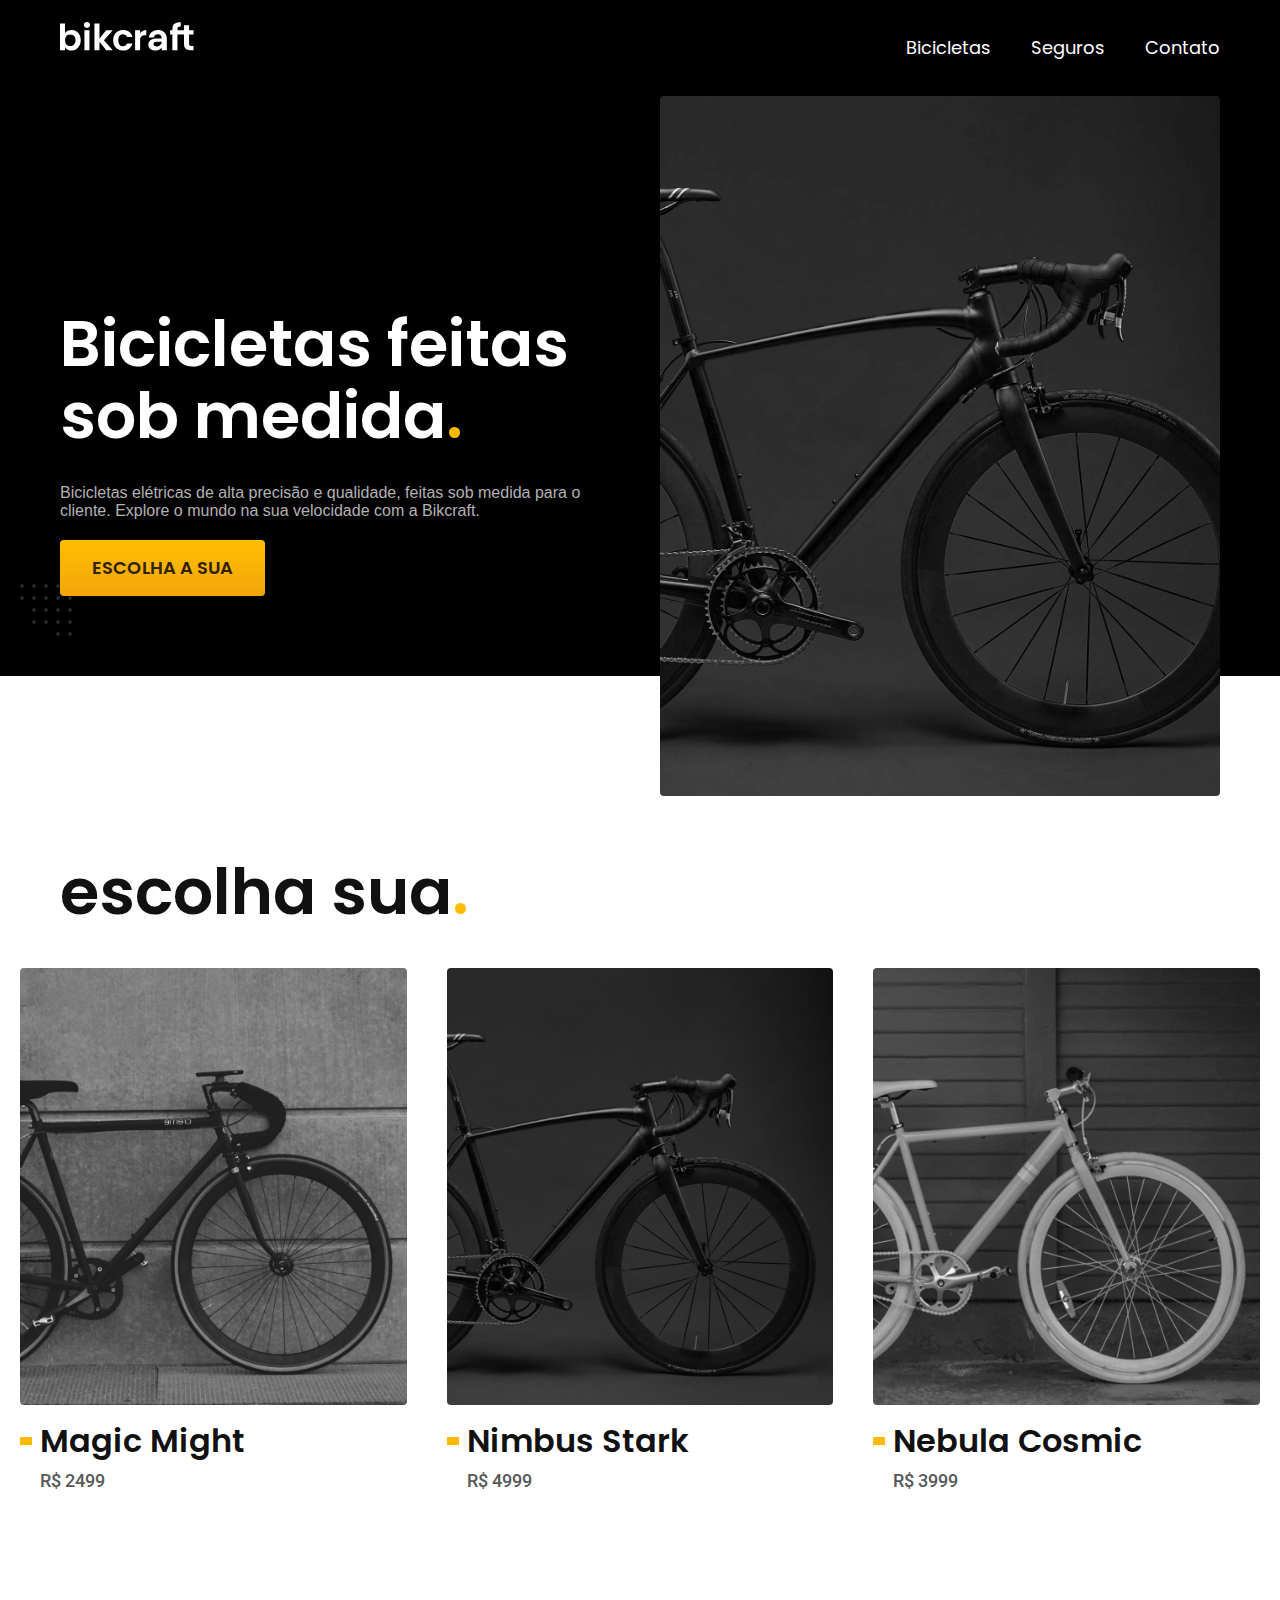
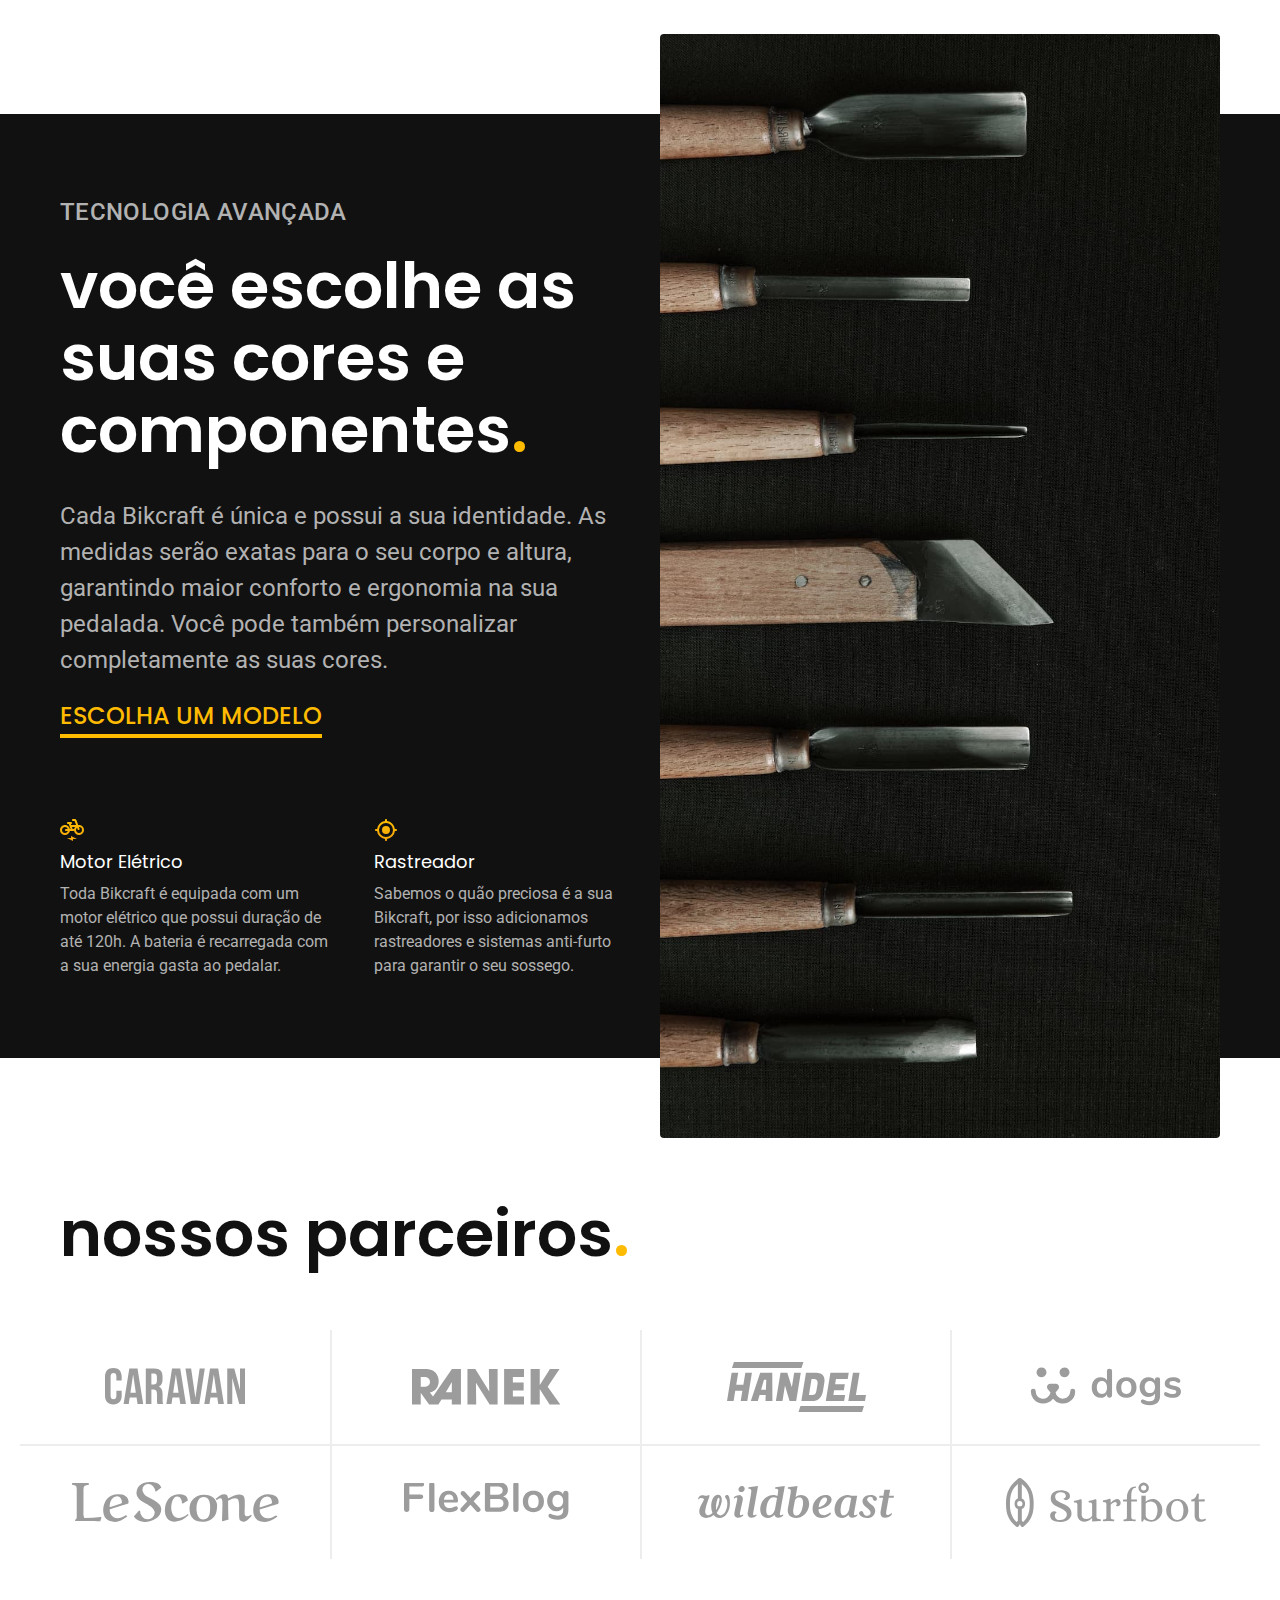
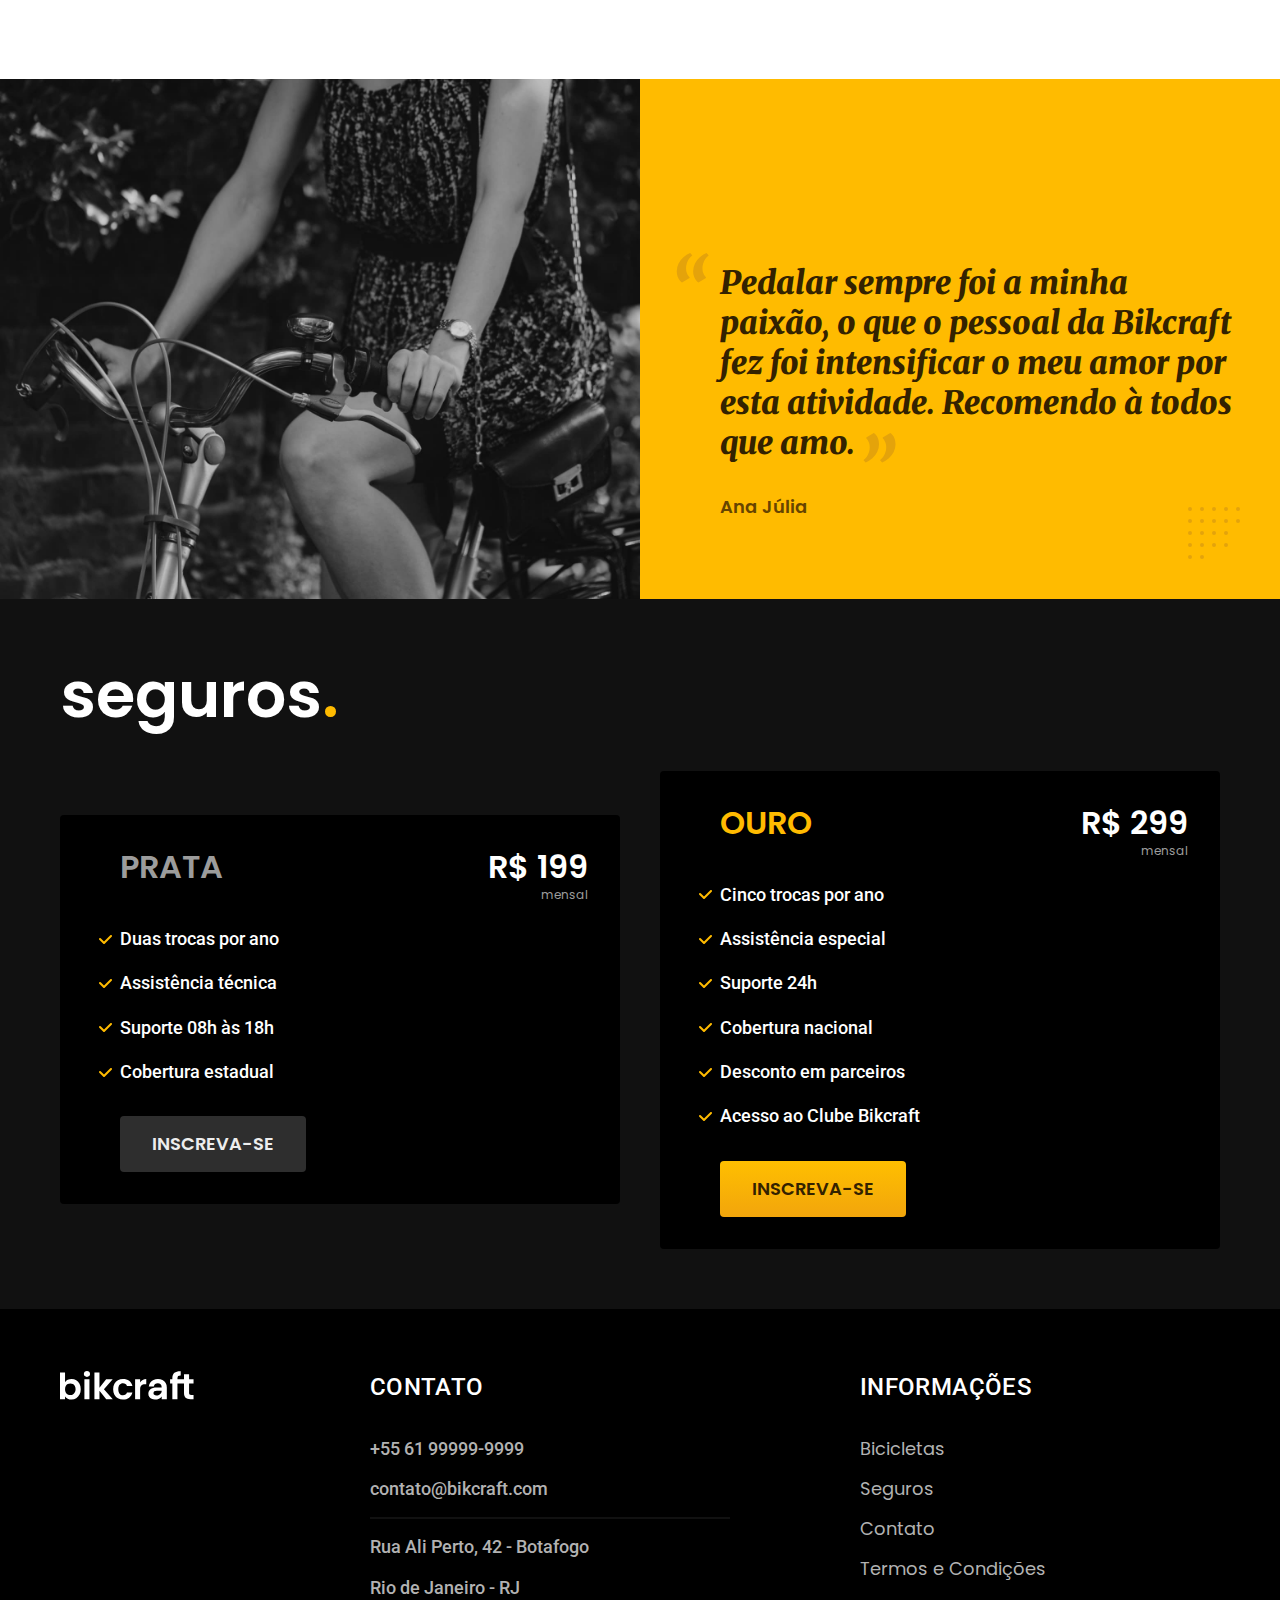
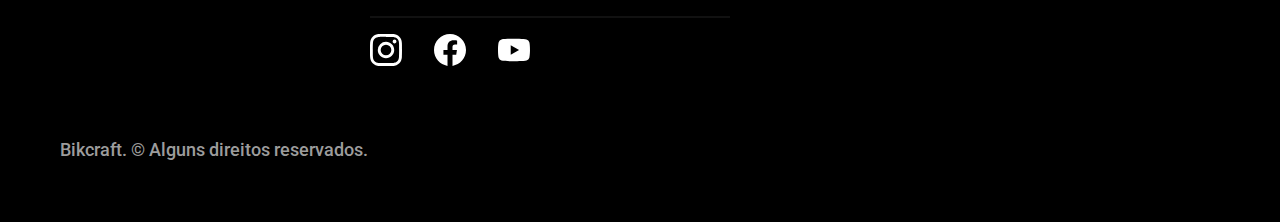
<file: index.html>
<!DOCTYPE html>
<html lang="pt-br">

<head>
    <meta charset="UTF-8">
    <meta name="viewport" content="width=device-width, initial-scale=1.0">

    <title>Bikcraft - Bicicletas Elétricas</title>
    <meta name="description" content="Bicicletas elétricas de alta precisão e qualidade,  feitas sob medida para o cliente. Explore o mundo na sua velocidade com a Bikcraft.">

    <link rel="icon" href="./favicon.svg" type="image/svg+xml">

    <link rel="preload" href="./css/style.min.css" as="style">
    <link rel="stylesheet" href="css/style.min.css">

    <link rel="preconnect" href="https://fonts.googleapis.com">
    <link rel="preconnect" href="https://fonts.gstatic.com" crossorigin>
    <link href="https://fonts.googleapis.com/css2?family=Merriweather:ital,wght@1,900&family=Poppins:wght@400;600&family=Roboto:wght@400;500&display=swap" rel="stylesheet">

    <script>
        document.documentElement.classList.add("js");
    </script>

</head>

<body>

    <header class="header-bg">
        <div class="header container">
            <a href="./">
                <img src="./img/bikcraft.svg" width="136" height="32" alt="Bikcraft">
            </a>

            <nav aria-label="primaria">
                <ul class="header-menu font-1-m cor-0">
                    <li><a href="./bicicletas.html">Bicicletas</a></li>
                    <li><a href="./seguros.html">Seguros</a></li>
                    <li><a href="./contato.html">Contato</a></li>
                </ul>
            </nav>
        </div>
    </header>

    <main class="introducao-bg">
        <div class="introducao container">
            <div class="introducao-conteudo">
                <h1 class="font-1-xxl cor-0 fadeInDown" data-anime="200">Bicicletas feitas sob medida<span class="cor-p1">.</span></h1>
                <p class="texto-medio cor-5 fadeInDown" data-anime="400">Bicicletas elétricas de alta precisão e qualidade, feitas sob medida para o cliente. Explore o mundo na sua velocidade com a Bikcraft.</p>
                <a class="botao fadeInDown" data-anime="600" href="./bicicletas.html">Escolha a sua</a>
            </div>

            <picture data-anime="800" class="fadeInDown">
                <source media="(max-width: 800px)" srcset="./img/bicicletas/nimbus.jpg">
                <img src="./img/fotos/introducao.jpg" width="1280" height="1600" alt="Bicicleta elétrica preta.">
            </picture>

        </div>

    </main>

    <article class="bicicletas-lista">
        <h2 class="font-1-xxl container">escolha sua<span class="cor-p1">.</span></h2>

        <ul>
            <li>
                <a href="./bicicletas/magic.html">
                    <img src="./img/bicicletas/magic-home.jpg" width="920" height="1040" alt="Bicicleta preta">
                    <h3 class="font-1-xl">Magic Might</h3>
                    <span class="font-2-m cor-8">R$ 2499</span>
                </a>
            </li>
            <li>
                <a href="./bicicletas/nimbus.html">
                    <img src="./img/bicicletas/nimbus-home.jpg" width="920" height="1040" alt="Bicicleta preta">
                    <h3 class="font-1-xl">Nimbus Stark</h3>
                    <span class="font-2-m cor-8">R$ 4999</span>
                </a>
            </li>
            <li>
                <a href="./bicicletas/nebula.html">
                    <img src="./img/bicicletas/nebula-home.jpg" width="920" height="1040" alt="Bicicleta preta">
                    <h3 class="font-1-xl">Nebula Cosmic</h3>
                    <span class="font-2-m cor-8">R$ 3999</span>
                </a>
            </li>
        </ul>
    </article>

    <article class="tecnologia-bg">
        <div class="tecnologia container">
            <div class="tecnologia-conteudo">
                <span class="font-2-l-b cor-5">Tecnologia Avançada</span>
                <h2 class="font-1-xxl cor-0">você escolhe as suas cores e componentes<span class="cor-p1">.</span></h2>
                <p class="font-2-l cor-5">Cada Bikcraft é única e possui a sua identidade. As medidas serão exatas para o seu corpo e altura, garantindo maior conforto e ergonomia na sua pedalada. Você pode também personalizar completamente as suas cores.</p>
                <a class="link" href="./bicicletas.html">Escolha um modelo</a>
                <div class="tecnologia-vantagens">
                    <div>
                        <img src="./img/icones/eletrica.svg" width="24" height="24" alt="">
                        <h3 class="font-1-m cor-0">Motor Elétrico</h3>
                        <p class="font-2-s cor-5">Toda Bikcraft é equipada com um motor elétrico que possui duração de até 120h. A bateria é recarregada com a sua energia gasta ao pedalar.</p>
                    </div>
                    <div>
                        <img src="./img/icones/rastreador.svg" width="24" height="24" alt="">
                        <h3 class="font-1-m cor-0">Rastreador</h3>
                        <p class="font-2-s cor-5">Sabemos o quão preciosa é a sua Bikcraft, por isso adicionamos rastreadores e sistemas anti-furto para garantir o seu sossego.</p>
                    </div>
                </div>


            </div>

            <div class="tecnologia-imagem">
                <img src="./img/fotos/tecnologia.jpg" width="1200" height="1920" alt="">
            </div>
        </div>

    </article>

    <section class="parceiros" aria-label="Nossos Parceiros">
        <h2 class="font-1-xxl container">nossos parceiros<span class="cor-p1">.</span></h2>

        <ul>
            <li><img src="./img/parceiros/caravan.svg" width="140" height="38" alt="caravan"></li>
            <li><img src="./img/parceiros/ranek.svg" width="149" height="36" alt="ranek"></li>
            <li><img src="./img/parceiros/handel.svg" width="139" height="50" alt="handel"></li>
            <li><img src="./img/parceiros/dogs.svg" width="152" height="39" alt="dogs"></li>
            <li><img src="./img/parceiros/lescone.svg" width="208" height="41" alt="lescone"></li>
            <li><img src="./img/parceiros/flexblog.svg" width="165" height="38" alt="flexblog"></li>
            <li><img src="./img/parceiros/wildbeast.svg" width="196" height="34" alt="wildbeast"></li>
            <li><img src="./img/parceiros/surfbot.svg" width="200" height="49" alt="surfbot"></li>
        </ul>
    </section>

    <section class="depoimento" aria-label="Depoimento">
        <div>
            <img src="./img/fotos/depoimento.jpg" width="1560" height="1360" alt="Pessoa pedalando uma bicicleta Bikcraft">
        </div>
        <div class="depoimento-conteudo">
            <blockquote class="font-1-xl cor-p5">
                <p>Pedalar sempre foi a minha paixão, o que o pessoal da Bikcraft fez foi intensificar o meu amor por esta atividade. Recomendo à todos que amo.</p>
            </blockquote>
            <span class="font-1-m-b cor-p4">Ana Júlia</span>
        </div>
    </section>

    <article class="seguros-bg">
        <div class="seguros container">
            <h2 class="font-1-xxl cor-0">seguros<span class="cor-p1">.</span></h2>
            <div class="seguros-item">
                <h3 class="font-1-xl cor-6">PRATA</h3>
                <span class="font-1-xl cor-0">R$ 199 <span class="font-1-xs cor-6">mensal</span></span>

                <ul class="font-2-m cor-0">
                    <li>Duas trocas por ano</li>
                    <li>Assistência técnica</li>
                    <li>Suporte 08h às 18h</li>
                    <li>Cobertura estadual</li>
                </ul>
                <a class="botao secundario" href="./orcamento.html?tipo=seguro&produto=prata">Inscreva-se</a>
            </div>

            <div class="seguros-item">
                <h3 class="font-1-xl cor-p1">OURO</h3>
                <span class="font-1-xl cor-0">R$ 299 <span class="font-1-xs cor-6">mensal</span></span>

                <ul class="font-2-m cor-0">
                    <li>Cinco trocas por ano</li>
                    <li>Assistência especial</li>
                    <li>Suporte 24h</li>
                    <li>Cobertura nacional</li>
                    <li>Desconto em parceiros</li>
                    <li>Acesso ao Clube Bikcraft</li>
                </ul>
                <a class="botao" href="./orcamento.html?tipo=seguro&produto=ouro">Inscreva-se</a>
            </div>
        </div>
    </article>

    <footer class="footer-bg">
        <div class="footer container">
            <img src="./img/bikcraft.svg" width="136" height="32" alt="Bikcraft">
            <div class="footer-contato">
                <h3 class="font-2-l-b cor-0">Contato</h3>
                <ul class="font-2-m cor-5">
                    <li><a href="tel:+5561999999999">+55 61 99999-9999</a></li>
                    <li><a href="mailto:contato@bikcraft.com">contato@bikcraft.com</a></li>
                    <li>Rua Ali Perto, 42 - Botafogo</li>
                    <li>Rio de Janeiro - RJ</li>
                    <div class="footer-redes">
                        <a href="./">
                            <img src="./img/redes/instagram.svg" width="32" height="32" alt="Instagram">
                        </a>
                        <a href="./">
                            <img src="./img/redes/facebook.svg" width="32" height="32" alt="Facebook">
                        </a>
                        <a href="./">
                            <img src="./img/redes/youtube.svg" width="32" height="32" alt="Youtube">
                        </a>
                    </div>
                </ul>
            </div>
            <div class="footer-informacoes">
                <h3 class="font-2-l-b cor-0">Informações</h3>
                <nav>
                    <ul class="font-1-m cor-5">
                        <li><a href="./bicicletas.html">Bicicletas</a></li>
                        <li><a href="./seguros.html">Seguros</a></li>
                        <li><a href="./contato.html">Contato</a></li>
                        <li><a href="./termos.html">Termos e Condições</a></li>
                    </ul>
                </nav>
            </div>
            <p class="footer-copy font-2-m cor-6">Bikcraft. © Alguns direitos reservados.</p>
        </div>
    </footer>

    <script src="./js/plugins/simple-anime.js"></script>
    <script src="./js/script.js"></script>

</body>

</html>
</file>
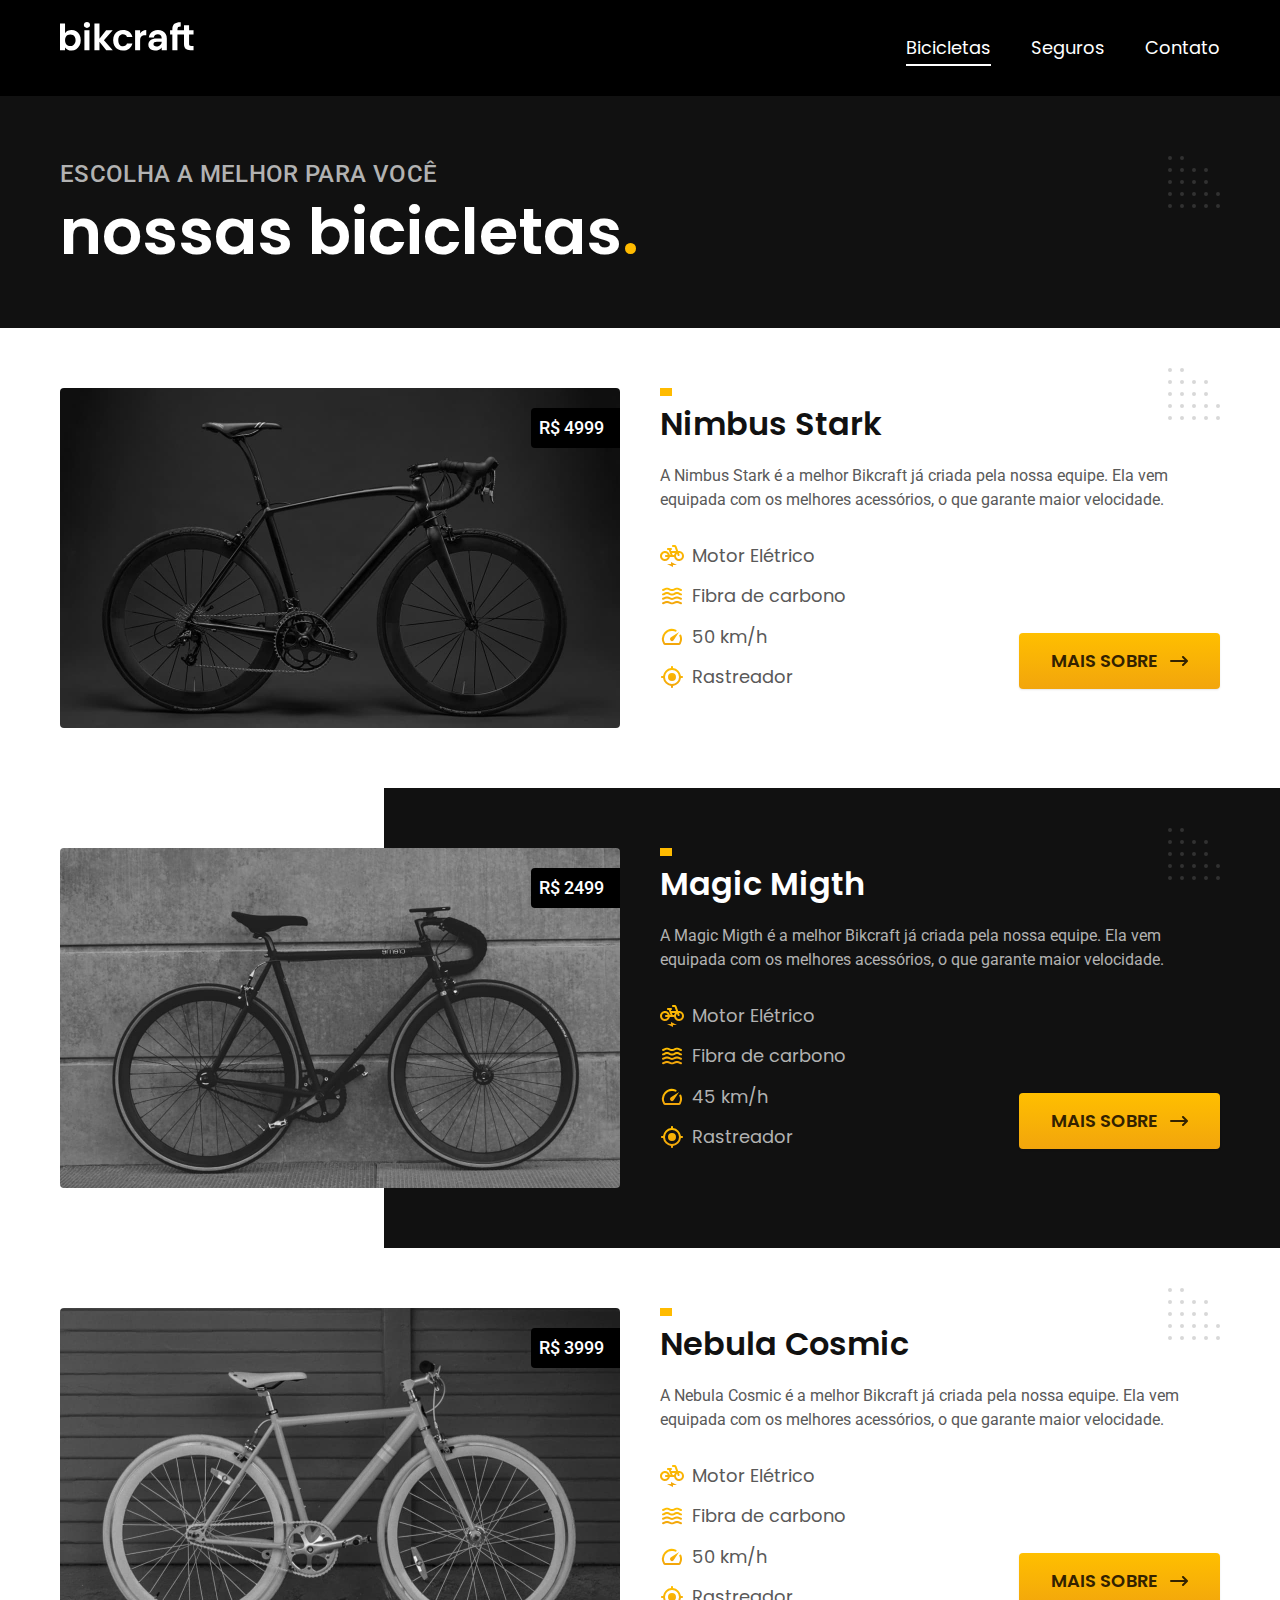
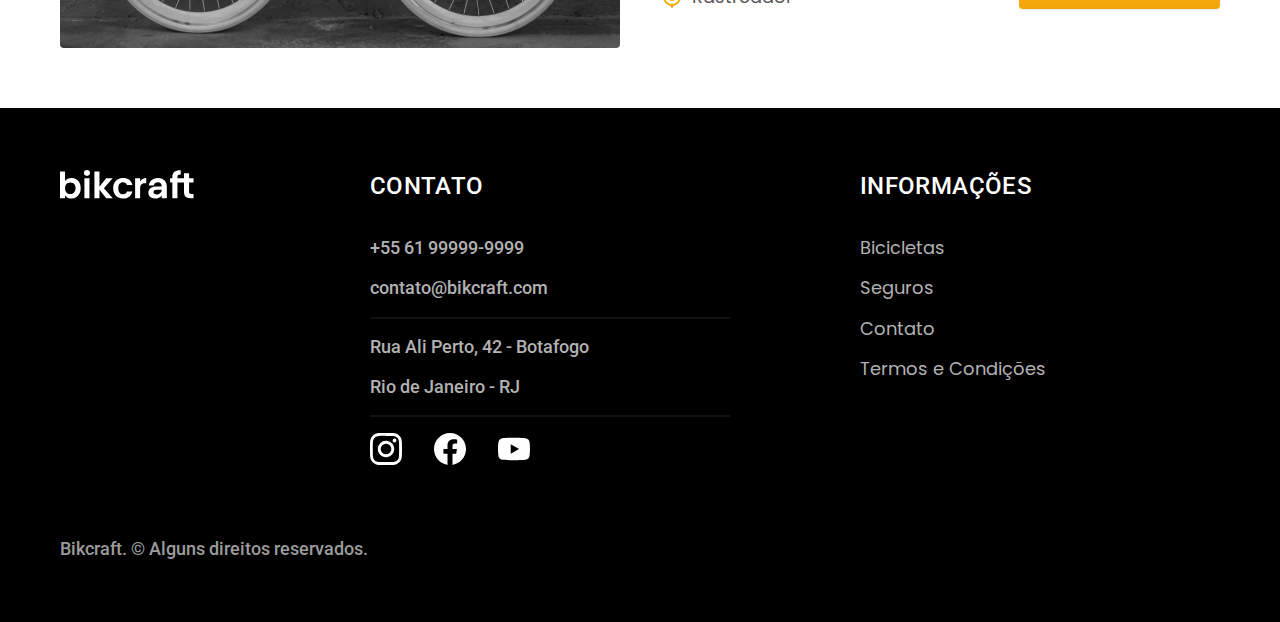
<file: bicicletas.html>
<!DOCTYPE html>
<html lang="pt-br">
<head>
    <meta charset="UTF-8">
    <meta name="viewport" content="width=device-width, initial-scale=1.0">

    <title>Bicicletas | Bikcraft</title>
    <meta name="description" content="Bicicletas.">

    <link rel="icon" href="./favicon.svg" type="image/svg+xml">

    <link rel="preload" href="./css/style.min.css" as="style">
    <link rel="stylesheet" href="css/style.min.css">

    <link rel="preconnect" href="https://fonts.googleapis.com">
    <link rel="preconnect" href="https://fonts.gstatic.com" crossorigin>
    <link href="https://fonts.googleapis.com/css2?family=Merriweather:ital,wght@1,900&family=Poppins:wght@400;600&family=Roboto:wght@400;500&display=swap" rel="stylesheet">

<script>
        document.documentElement.classList.add("js");
    </script>

</head>
<body id="bicicletas">
    
    <header class="header-bg">
        <div class="header container">
            <a href="./index.html">
                <img src="./img/bikcraft.svg" width="136" height="32" alt="Bikcraft">
            </a>

            <nav aria-label="primaria">
                <ul class="header-menu font-1-m cor-0">
                    <li><a href="./bicicletas.html">Bicicletas</a></li>
                    <li><a href="./seguros.html">Seguros</a></li>
                    <li><a href="./contato.html">Contato</a></li>
                </ul>
            </nav>
        </div>
    </header>

    <main>
        <div class="titulo-bg">
            <div class="titulo container">
                <p class="font-2-l-b cor-5">Escolha a melhor para você</p>
                <h1 class="font-1-xxl cor-0">nossas bicicletas<span class="cor-p1">.</span></h1>
            </div>
        </div>
        
       
            <div class="bicicletas container">
                
                <div class="bicicletas-imagem">
                    <img src="./img/bicicletas/nimbus.jpg" width="1120" height="680" alt="Bicicleta preta">
                    <span class="font-2-m cor-0">R$ 4999</span>
                </div>
                <div class="bicicletas-conteudo">
                    <h2 class="font-1-xl">Nimbus Stark</h2>
                    <p class="font-2-s cor-8">A Nimbus Stark é a melhor Bikcraft já criada pela nossa equipe. Ela vem equipada com os melhores acessórios, o que garante maior velocidade.</p>
                    <ul class="font-1-m cor-8">
                        <li>
                            <img src="./img/icones/eletrica.svg" width="32" height="32"  alt="">
                            Motor Elétrico
                        </li>
                        <li>
                            <img src="./img/icones/carbono.svg" width="32" height="32"  alt="">
                            Fibra de carbono
                        </li>
                        <li>
                            <img src="./img/icones/velocidade.svg" width="32" height="32" alt="">
                            50 km/h
                        </li>
                        <li>
                            <img src="./img/icones/rastreador.svg" width="32" height="32" alt="">
                            Rastreador
                        </li>
                    </ul>
                    <a class="botao seta" href="./bicicletas/nimbus.html">Mais Sobre</a>
                </div>

            </div>


        <div class="bicicletas-bg"> 
            <div class="bicicletas container">

                <div class="bicicletas-imagem">
                    <img src="./img/bicicletas/magic.jpg" width="1120" height="680" alt="Bicicleta preta">
                    <span class="font-2-m cor-0">R$ 2499</span>
                </div>
                <div class="bicicletas-conteudo">
                    <h2 class="font-1-xl cor-0">Magic Migth</h2>
                    <p class="font-2-s cor-5">A Magic Migth é a melhor Bikcraft já criada pela nossa equipe. Ela vem equipada com os melhores acessórios, o que garante maior velocidade.</p>
                    <ul class="font-1-m cor-5">
                        <li>
                            <img src="./img/icones/eletrica.svg" width="32" height="32" alt="">
                            Motor Elétrico
                        </li>
                        <li>
                            <img src="./img/icones/carbono.svg" width="32" height="32" alt="">
                            Fibra de carbono
                        </li>
                        <li>
                            <img src="./img/icones/velocidade.svg" width="32" height="32" alt="">
                            45 km/h
                        </li>
                        <li>
                            <img src="./img/icones/rastreador.svg" width="32" height="32" alt="">
                            Rastreador
                        </li>
                    </ul>
                    <a class="botao seta" href="./bicicletas/magic.html">Mais Sobre</a>

                </div>

            </div>
        </div>

            <div class="bicicletas container">

                <div class="bicicletas-imagem">
                    <img src="./img/bicicletas/nebula.jpg" alt="Bicicleta preta">
                    <span class="font-2-m cor-0">R$ 3999</span>
                </div>
                <div class="bicicletas-conteudo">
                    <h2 class="font-1-xl">Nebula Cosmic</h2>
                    <p class="font-2-s cor-8">A Nebula Cosmic é a melhor Bikcraft já criada pela nossa equipe. Ela vem equipada com os melhores acessórios, o que garante maior velocidade.</p>
                    <ul class="font-1-m cor-8">
                        <li>
                            <img src="./img/icones/eletrica.svg" width="32" height="32" alt="">
                            Motor Elétrico
                        </li>
                        <li>
                            <img src="./img/icones/carbono.svg" width="32" height="32" alt="">
                            Fibra de carbono
                        </li>
                        <li>
                            <img src="./img/icones/velocidade.svg" width="32" height="32" alt="">
                            50 km/h
                        </li>
                        <li>
                            <img src="./img/icones/rastreador.svg" width="32" height="32" alt="">
                            Rastreador
                        </li>
                    </ul>
                    <a class="botao seta" href="./bicicletas/nebula.html">Mais Sobre</a>

                </div>

            </div>
    </main>

    <footer class="footer-bg">
        <div class="footer container">
            <img src="./img/bikcraft.svg" alt="Bikcraft">
            <div class="footer-contato">
                <h3 class="font-2-l-b cor-0">Contato</h3>
                <ul class="font-2-m cor-5">
                    <li><a href="tel:+5561999999999">+55 61 99999-9999</a></li>
                    <li><a href="mailto:contato@bikcraft.com">contato@bikcraft.com</a></li>
                    <li>Rua Ali Perto, 42 - Botafogo</li>
                    <li>Rio de Janeiro - RJ</li>
                    <div class="footer-redes">
                        <a href="./">
                            <img src="./img/redes/instagram.svg" alt="Instagram">
                        </a>
                        <a href="./">
                            <img src="./img/redes/facebook.svg" alt="Facebook">
                        </a>
                        <a href="./">
                            <img src="./img/redes/youtube.svg" alt="Youtube">
                        </a>
                    </div>
                </ul>
            </div>
            <div class="footer-informacoes">
                <h3 class="font-2-l-b cor-0">Informações</h3>
                <nav>
                    <ul class="font-1-m cor-5">
                        <li><a href="./bicicletas.html">Bicicletas</a></li>
                        <li><a href="./seguros.html">Seguros</a></li>
                        <li><a href="./contato.html">Contato</a></li>
                        <li><a href="./termos.html">Termos e Condições</a></li>
                    </ul>
                </nav>
            </div>
            <p class="footer-copy font-2-m cor-6">Bikcraft. © Alguns direitos reservados.</p>
        </div>
    </footer>
    
<script src="./js/script.js"></script>

</body>
</html>
</file>
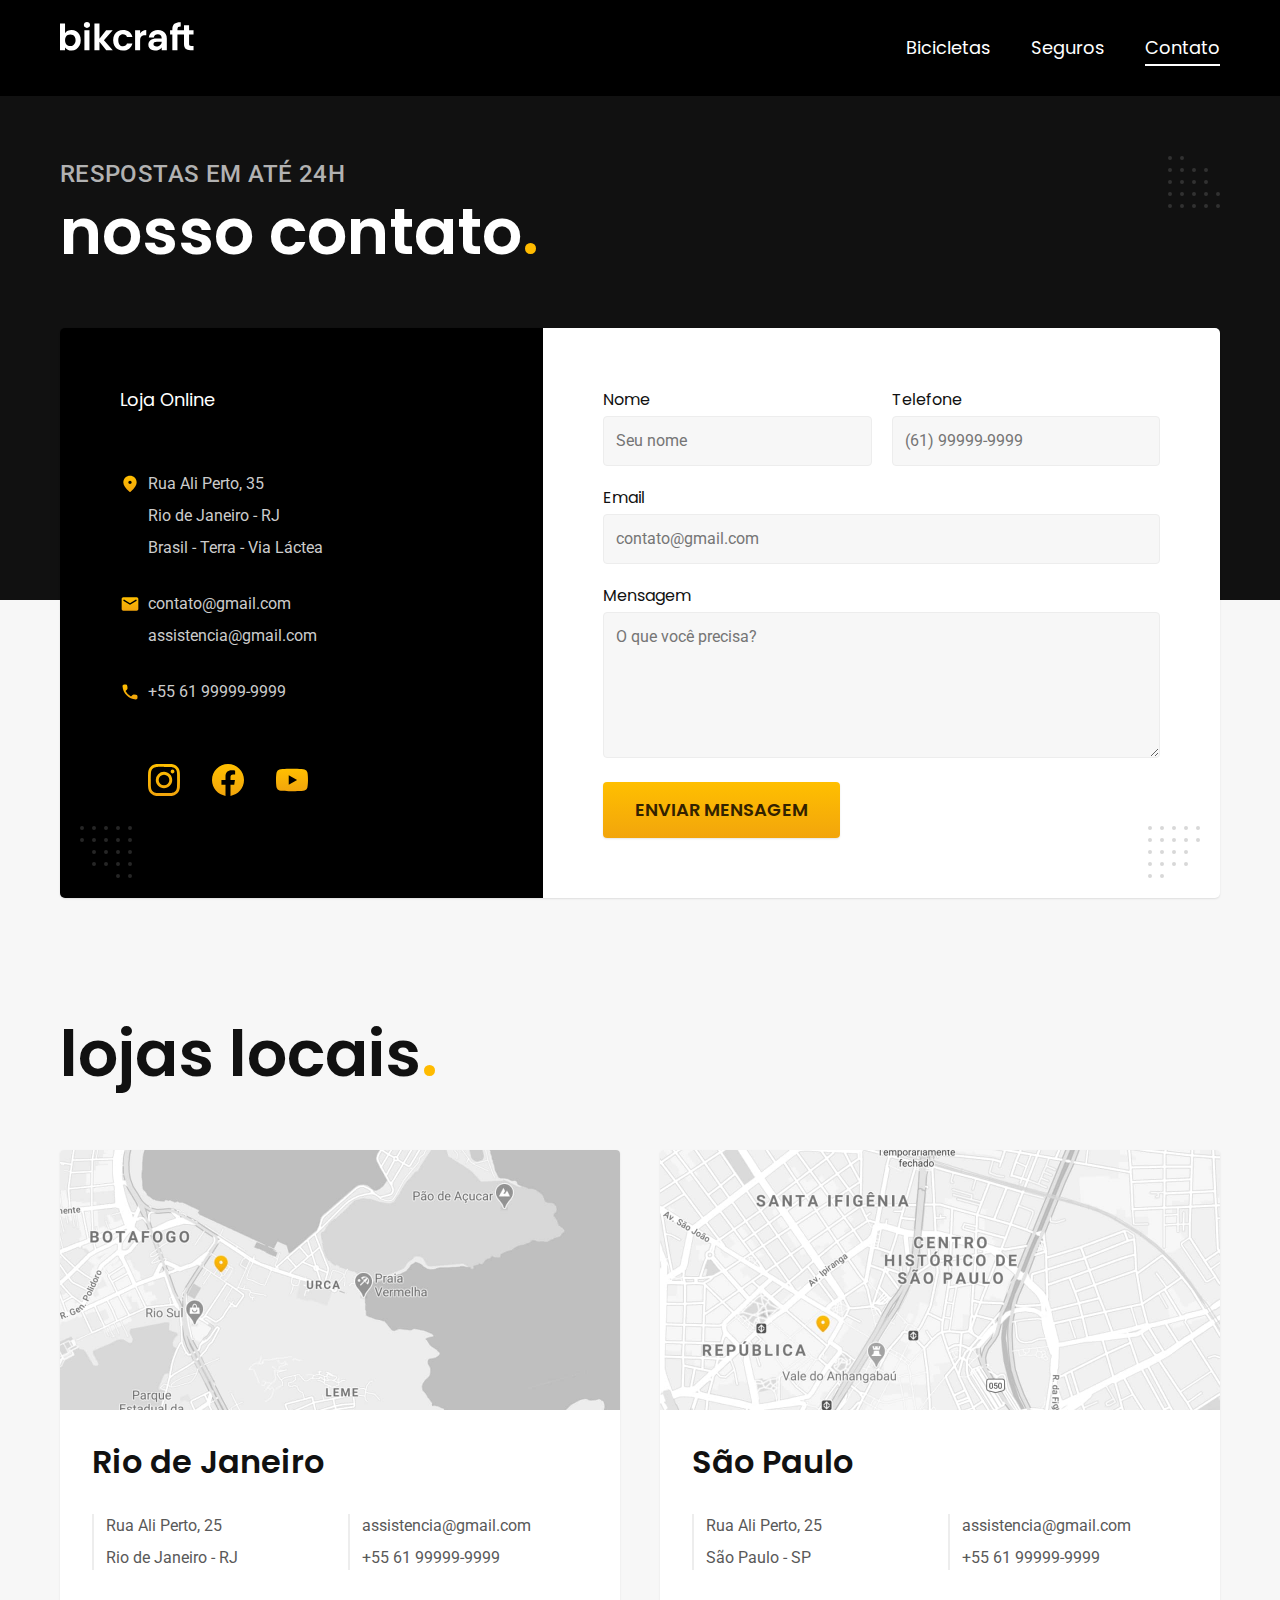
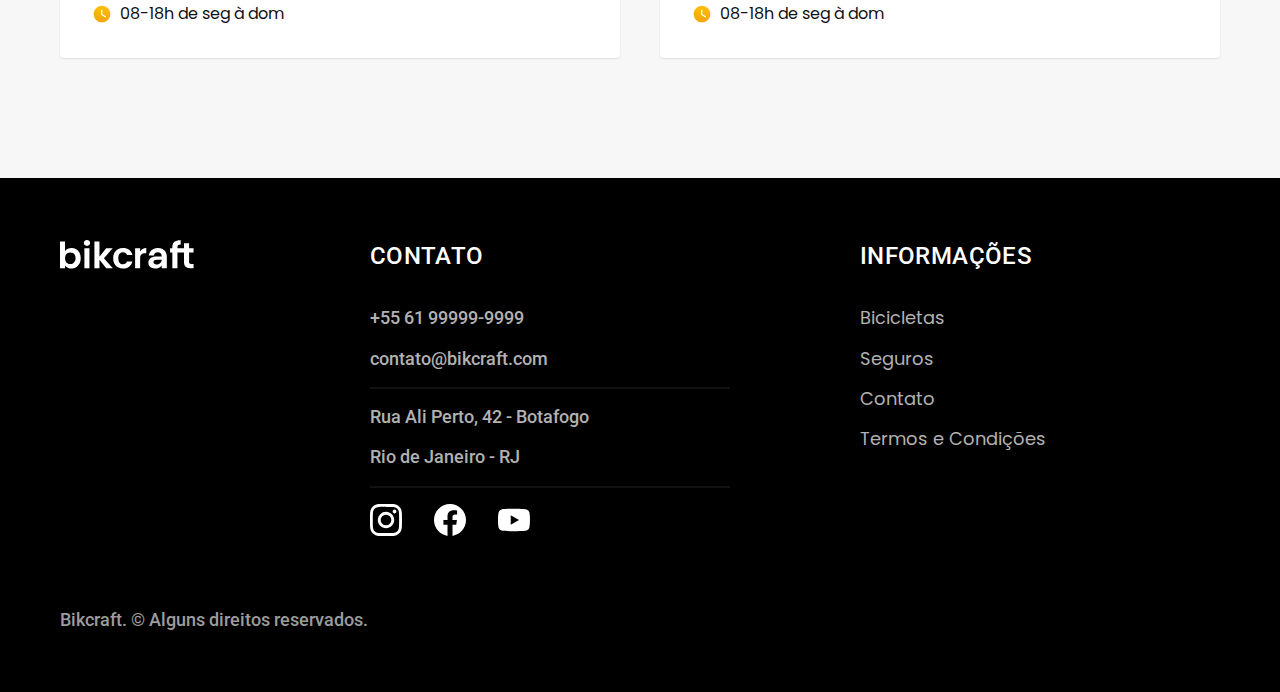
<file: contato.html>
<!DOCTYPE html>
<html lang="pt-br">
<head>
    <meta charset="UTF-8">
    <meta name="viewport" content="width=device-width, initial-scale=1.0">

    <title>Contato | Bikcraft</title>
    <meta name="description" content="Contato.">

    <link rel="icon" href="./favicon.svg" type="image/svg+xml">

    <link rel="preload" href="./css/style.min.css" as="style">
    <link rel="stylesheet" href="css/style.min.css">

    <link rel="preconnect" href="https://fonts.googleapis.com">
    <link rel="preconnect" href="https://fonts.gstatic.com" crossorigin>
    <link href="https://fonts.googleapis.com/css2?family=Merriweather:ital,wght@1,900&family=Poppins:wght@400;600&family=Roboto:wght@400;500&display=swap" rel="stylesheet">

<script>
        document.documentElement.classList.add("js");
    </script>

</head>
<body id="contato">
    
    <header class="header-bg">
        <div class="header container">
            <a href="./index.html">
                <img src="./img/bikcraft.svg" width="136" height="32" alt="Bikcraft">
            </a>

            <nav aria-label="primaria">
                <ul class="header-menu font-1-m cor-0">
                    <li><a href="./bicicletas.html">Bicicletas</a></li>
                    <li><a href="./seguros.html">Seguros</a></li>
                    <li><a href="./contato.html">Contato</a></li>
                </ul>
            </nav>
        </div>
    </header>

    <main>
        <div class="titulo-bg">
            <div class="titulo container">
                <p class="font-2-l-b cor-5">respostas em até 24h</p>
                <h1 class="font-1-xxl cor-0">nosso contato<span class="cor-p1">.</span></h1>
            </div>
        </div>

        <div class="contato container">
            <section class="contato-dados" aria-label="Endereço">
                <h2 class="font-1-m cor-0">Loja Online</h2>
                <div class="contato-endereco font-2-s cor-4">
                    <p>Rua Ali Perto, 35</p>
                    <p>Rio de Janeiro - RJ</p>
                    <p>Brasil - Terra - Via Láctea</p>
                </div>
                
                <address class="contato-meios font-2-s cor-4">
                    <a href="contato@gmail.com">contato@gmail.com</a>
                    <a href="assistencia@gmail.com">assistencia@gmail.com</a>
                    <a href="tel:+5561999999999">+55 61 99999-9999</a>
                </address>

                <div class="contato-redes">
                    <a href="./">
                        <img src="./img/redes/instagram-p.svg" alt="Instagram">
                    </a>
                    <a href="./">
                        <img src="./img/redes/facebook-p.svg" alt="Facebook">
                    </a>
                    <a href="./">
                        <img src="./img/redes/youtube-p.svg" alt="Youtube">
                    </a>
                </div>

            </section>

            <section class="contato-formulario" aria-label="Formulário">
                <form class="form" action="./contato.html">
                    <div>
                        <label for="nome">Nome</label>
                        <input type="text" id="nome" name="nome" placeholder="Seu nome">
                    </div>
                    <div>
                        <label for="telefone">Telefone</label>
                        <input type="text" id="telefone" name="nome" placeholder="(61) 99999-9999">
                    </div>
                    <div class="col-2">
                        <label for="email">Email</label>
                        <input type="email" id="email" name="nome" placeholder="contato@gmail.com">
                    </div>
                    <div class="col-2">
                        <label for="mensagem">Mensagem</label>
                        <textarea type="text" id="mensagem" name="nome" placeholder="O que você precisa?" rows="5"></textarea>
                    </div>

                    <button class="botao col-2">Enviar Mensagem</button>

                </form>
            </section>

        </div>
       
    </main>

    <article class="lojas container">
        <h2 class="font-1-xxl">lojas locais<span class="cor-p1">.</span></h2>
        <div class="lojas-item">

            <img src="./img/lojas/rj.jpg" alt="mapa marcando o endereço em Rua Ali Perto, 25 - Rio de Janeiro - RJ">
            
            <div class="lojas-conteudo">
                <h3 class="font-1-xl">Rio de Janeiro</h3>
                <div class="lojas-dados font-2-s cor-8">
                    <p>Rua Ali Perto, 25</p>
                    <p>Rio de Janeiro - RJ</p>
                </div>            
                <div class="lojas-dados font-2-s cor-8">
                    <a href="assistencia.rj@gmail.com">assistencia@gmail.com</a>
                    <a href="tel:+5521999999999">+55 61 99999-9999</a>
                </div>
                <p class="lojas-tempo font-1-s"><img src="./img/icones/horario.svg" alt=""> 08-18h de seg à dom</p>

            </div>            
        </div>

        <div class="lojas-item">
            <img src="./img/lojas/sp.jpg" alt="mapa marcando o endereço em Rua Ali Perto, 25 - São Paulo - SP">
            <div class="lojas-conteudo">
                <h3 class="font-1-xl">São Paulo</h3>
                <div class="lojas-dados font-2-s cor-8">
                    <p>Rua Ali Perto, 25</p>
                    <p>São Paulo - SP</p>
                </div>            
                <div class="lojas-dados font-2-s cor-8">
                    <a href="assistencia.sp@gmail.com">assistencia@gmail.com</a>
                    <a href="tel:+5511999999999">+55 61 99999-9999</a>
                </div>
                <p class="lojas-tempo font-1-s"><img src="./img/icones/horario.svg" alt=""> 08-18h de seg à dom</p>

            </div>
        </div>

    </article>

    <footer class="footer-bg">
        <div class="footer container">
            <img src="./img/bikcraft.svg" alt="Bikcraft">
            <div class="footer-contato">
                <h3 class="font-2-l-b cor-0">Contato</h3>
                <ul class="font-2-m cor-5">
                    <li><a href="tel:+5561999999999">+55 61 99999-9999</a></li>
                    <li><a href="mailto:contato@bikcraft.com">contato@bikcraft.com</a></li>
                    <li>Rua Ali Perto, 42 - Botafogo</li>
                    <li>Rio de Janeiro - RJ</li>
                    <div class="footer-redes">
                        <a href="./">
                            <img src="./img/redes/instagram.svg" alt="Instagram">
                        </a>
                        <a href="./">
                            <img src="./img/redes/facebook.svg" alt="Facebook">
                        </a>
                        <a href="./">
                            <img src="./img/redes/youtube.svg" alt="Youtube">
                        </a>
                    </div>
                </ul>
            </div>
            <div class="footer-informacoes">
                <h3 class="font-2-l-b cor-0">Informações</h3>
                <nav>
                    <ul class="font-1-m cor-5">
                        <li><a href="./bicicletas.html">Bicicletas</a></li>
                        <li><a href="./seguros.html">Seguros</a></li>
                        <li><a href="./contato.html">Contato</a></li>
                        <li><a href="./termos.html">Termos e Condições</a></li>
                    </ul>
                </nav>
            </div>
            <p class="footer-copy font-2-m cor-6">Bikcraft. © Alguns direitos reservados.</p>
        </div>
    </footer>
    
<script src="./js/script.js"></script>

</body>
</html>
</file>
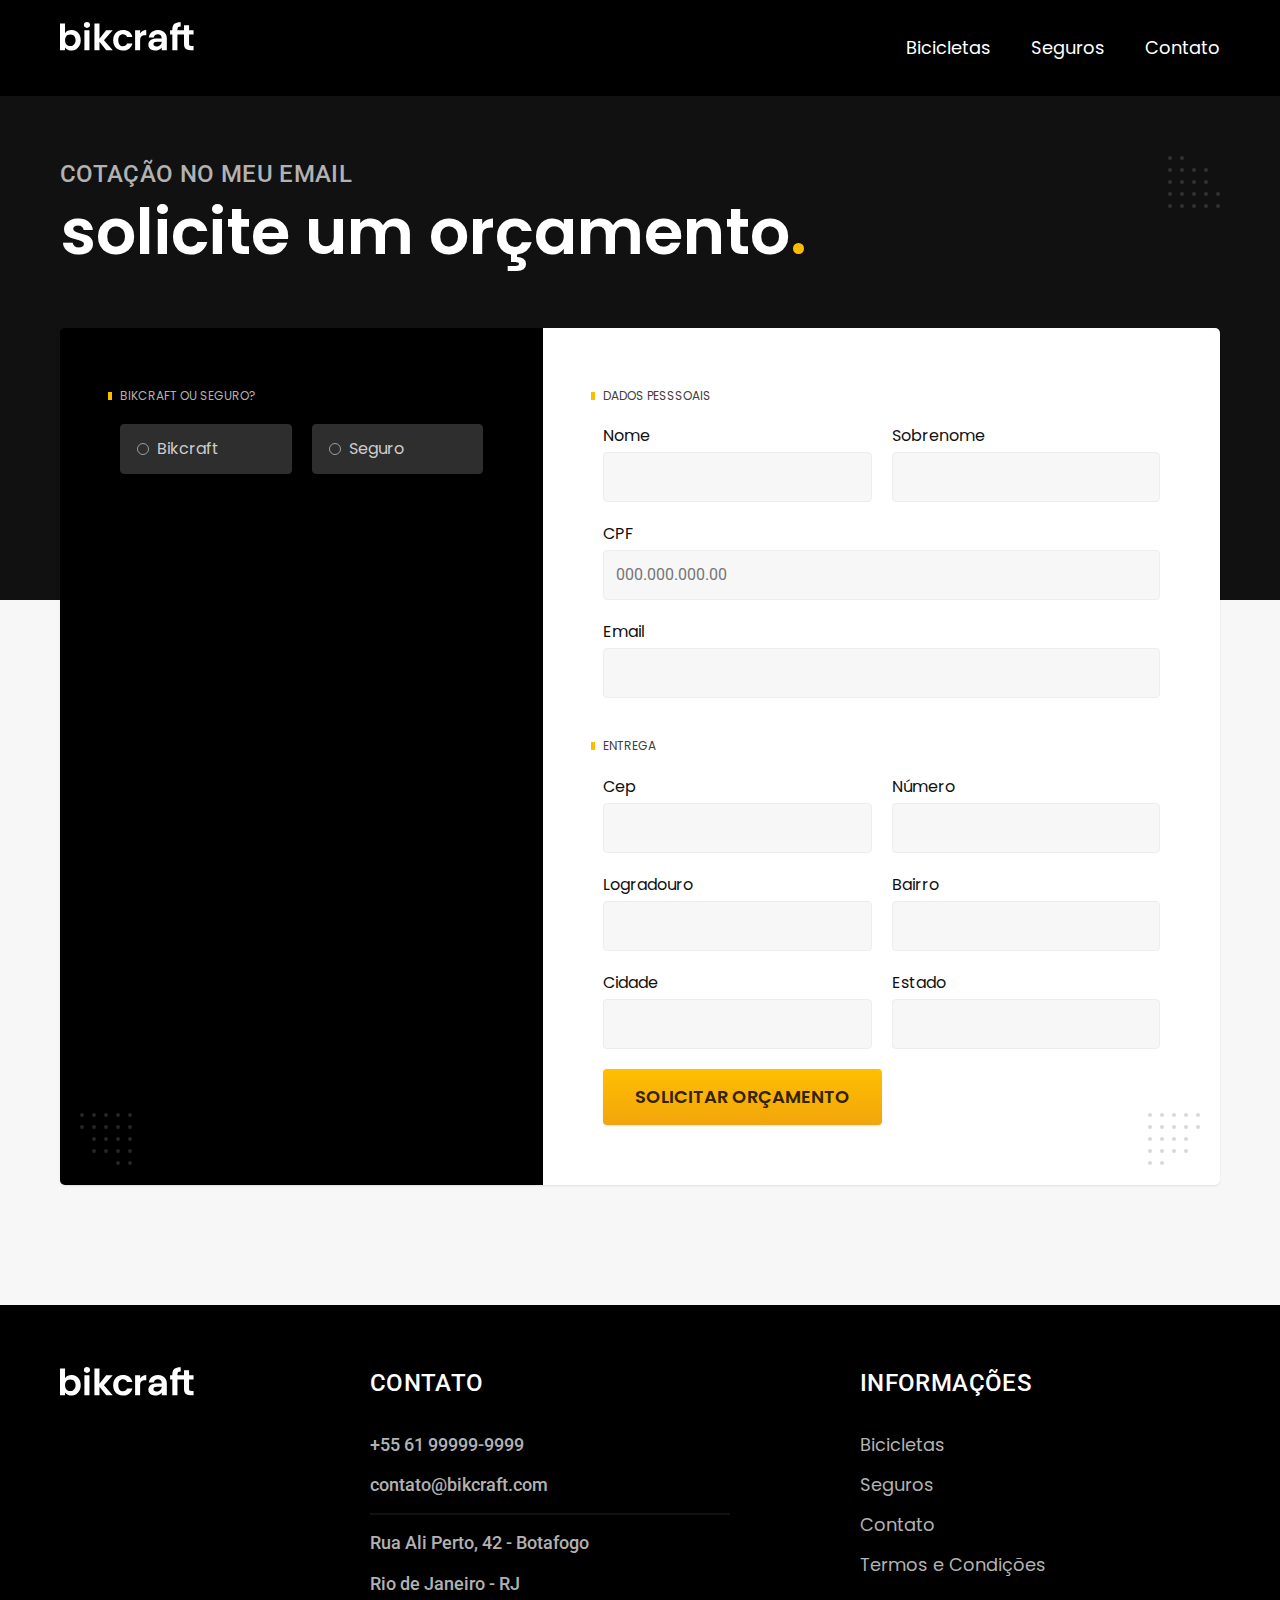
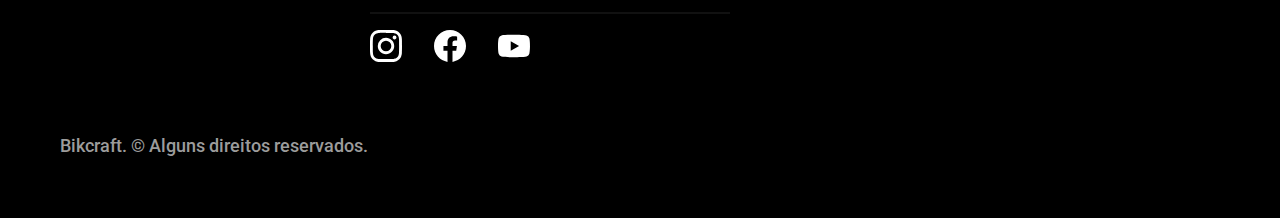
<file: orcamento.html>
<!DOCTYPE html>
<html lang="pt-br">
<head>
    <meta charset="UTF-8">
    <meta name="viewport" content="width=device-width, initial-scale=1.0">

    <title>Orçamento | Bikcraft</title>
    <meta name="description" content="Orçamento.">

    <link rel="icon" href="./favicon.svg" type="image/svg+xml">

    <link rel="preload" href="./css/style.min.css" as="style">
    <link rel="stylesheet" href="css/style.min.css">

    <link rel="preconnect" href="https://fonts.googleapis.com">
    <link rel="preconnect" href="https://fonts.gstatic.com" crossorigin>
    <link href="https://fonts.googleapis.com/css2?family=Merriweather:ital,wght@1,900&family=Poppins:wght@400;600&family=Roboto:wght@400;500&display=swap" rel="stylesheet">

<script>
        document.documentElement.classList.add("js");
    </script>

</head>
<body id="orcamento">
    
    <header class="header-bg">
        <div class="header container">
            <a href="./index.html">
                <img src="./img/bikcraft.svg" width="136" height="32" alt="Bikcraft">
            </a>

            <nav aria-label="primaria">
                <ul class="header-menu font-1-m cor-0">
                    <li><a href="./bicicletas.html">Bicicletas</a></li>
                    <li><a href="./seguros.html">Seguros</a></li>
                    <li><a href="./contato.html">Contato</a></li>
                </ul>
            </nav>
        </div>
    </header>

    <main>
        <div class="titulo-bg">
            <div class="titulo container">
                <p class="font-2-l-b cor-5">Cotação no meu email</p>
                <h1 class="font-1-xxl cor-0">solicite um orçamento<span class="cor-p1">.</span></h1>
            </div>
        </div>

        <form class="orcamento container" action="./">
            
            <div class="orcamento-produto">
                <h2 class="font-1-xs cor-5">Bikcraft ou Seguro?</h2>

                <input type="radio" name="tipo" value="bikcraft" id="bikcraft">
                <label for="bikcraft">Bikcraft</label>

                <input type="radio" name="tipo" value="seguro" id="seguro">
                <label for="seguro">Seguro</label>

                <div class="orcamento-conteudo" id="orcamento-bikcraft">
                    <h2 class="font-1-xs cor-5">Escolha a sua</h2>
                    
                    <input type="radio" name="produto" value="nimbus" id="nimbus">
                    <label for="nimbus">Nimbus Stark <span>R$ 4999</span></label>
                    <div class="orcamento-detalhes">
                        <ul class="font-1-xs cor-8">
                            <li><img src="./img/icones/eletrica.svg" alt="">Motor Eletrico</li>
                            <li><img src="./img/icones/carbono.svg" alt="">Fibra de Carbono</li>
                            <li><img src="./img/icones/velocidade.svg" alt="">50 km/h</li>
                            <li><img src="./img/icones/rastreador.svg" alt="">Rastreador</li>
                        </ul>
                        <img src="./img/bicicletas/nimbus.jpg" alt="Bicicleta preta">
                    </div>

                    <input type="radio" name="produto" value="magic" id="magic">
                    <label for="magic">Magic Might <span>R$ 3499</span></label>
                    <div class="orcamento-detalhes">
                        <ul class="font-1-xs cor-8">
                            <li><img src="./img/icones/eletrica.svg" alt="">Motor Eletrico</li>
                            <li><img src="./img/icones/carbono.svg" alt="">Fibra de Carbono</li>
                            <li><img src="./img/icones/velocidade.svg" alt="">45 km/h</li>
                            <li><img src="./img/icones/rastreador.svg" alt="">Rastreador</li>
                        </ul>
                        <img src="./img/bicicletas/magic.jpg" alt="Bicicleta preta">
                    </div>

                    <input type="radio" name="produto" value="nebula" id="nebula">
                    <label for="nebula">Nebula Cosmic <span>R$ 3999</span></label>
                    <div class="orcamento-detalhes">
                        <ul class="font-1-xs cor-8">
                            <li><img src="./img/icones/eletrica.svg" alt="">Motor Eletrico</li>
                            <li><img src="./img/icones/carbono.svg" alt="">Fibra de Carbono</li>
                            <li><img src="./img/icones/velocidade.svg" alt="">40 km/h</li>
                            <li><img src="./img/icones/rastreador.svg" alt="">Rastreador</li>
                        </ul>
                        <img src="./img/bicicletas/nebula.jpg" alt="Bicicleta preta">
                    </div>

                </div>

                <div class="orcamento-conteudo" id="orcamento-seguro">
                    <h2 class="font-1-xs cor-5">Escolha o plano</h2>
                    
                    <input type="radio" name="produto" value="prata" id="prata">
                    <label for="prata">Prata <span>R$ 199</span></label>

                    <input type="radio" name="produto" value="ouro" id="ouro">
                    <label for="ouro">Ouro <span>R$ 299</span></label>

                </div>

            </div>

            <div class="orcamento-dados form">
                <h2 class="font-1-xs cor-9 col-2">dados pesssoais</h2>
                <div>
                    <label for="nome">Nome</label>
                    <input type="text" id="nome" name="nome">
                </div>

                <div>
                    <label for="sobrenome">Sobrenome</label>
                    <input type="text" id="sobrenome" name="sobrenome">
                </div>
                
                <div class="col-2">
                    <label for="cpf">CPF</label>
                    <input type="text" id="cpf" name="cpf" placeholder="000.000.000.00">
                </div>

                <div class="col-2">
                    <label for="email">Email</label>
                    <input type="email" id="email" name="email">
                </div>

                <h2 class="font-1-xs cor-9 col-2">entrega</h2>
                <div>
                    <label for="cep">Cep</label>
                    <input type="text" id="cep" name="cep">
                </div>

                <div>
                    <label for="numero">Número</label>
                    <input type="text" id="numero" name="numero">
                </div>

                <div>
                    <label for="logradouro">Logradouro</label>
                    <input type="text" id="logradouro" name="logradouro">
                </div>

                <div>
                    <label for="bairro">Bairro</label>
                    <input type="text" id="bairro" name="bairro">
                </div>

                <div>
                    <label for="cidade">Cidade</label>
                    <input type="text" id="cidade" name="cidade">
                </div>

                <div>
                    <label for="estado">Estado</label>
                    <input type="text" id="estado" name="estado">
                </div>

                <button class="botao col-2">Solicitar Orçamento</button>

            </div>

        </form>
        
    </main>

    <footer class="footer-bg">
        <div class="footer container">
            <img src="./img/bikcraft.svg" alt="Bikcraft">
            <div class="footer-contato">
                <h3 class="font-2-l-b cor-0">Contato</h3>
                <ul class="font-2-m cor-5">
                    <li><a href="tel:+5561999999999">+55 61 99999-9999</a></li>
                    <li><a href="mailto:contato@bikcraft.com">contato@bikcraft.com</a></li>
                    <li>Rua Ali Perto, 42 - Botafogo</li>
                    <li>Rio de Janeiro - RJ</li>
                    <div class="footer-redes">
                        <a href="./">
                            <img src="./img/redes/instagram.svg" alt="Instagram">
                        </a>
                        <a href="./">
                            <img src="./img/redes/facebook.svg" alt="Facebook">
                        </a>
                        <a href="./">
                            <img src="./img/redes/youtube.svg" alt="Youtube">
                        </a>
                    </div>
                </ul>
            </div>
            <div class="footer-informacoes">
                <h3 class="font-2-l-b cor-0">Informações</h3>
                <nav>
                    <ul class="font-1-m cor-5">
                        <li><a href="./bicicletas.html">Bicicletas</a></li>
                        <li><a href="./seguros.html">Seguros</a></li>
                        <li><a href="./contato.html">Contato</a></li>
                        <li><a href="./termos.html">Termos e Condições</a></li>
                    </ul>
                </nav>
            </div>
            <p class="footer-copy font-2-m cor-6">Bikcraft. © Alguns direitos reservados.</p>
        </div>
    </footer>
    
<script src="./js/script.js"></script>

</body>
</html>
</file>
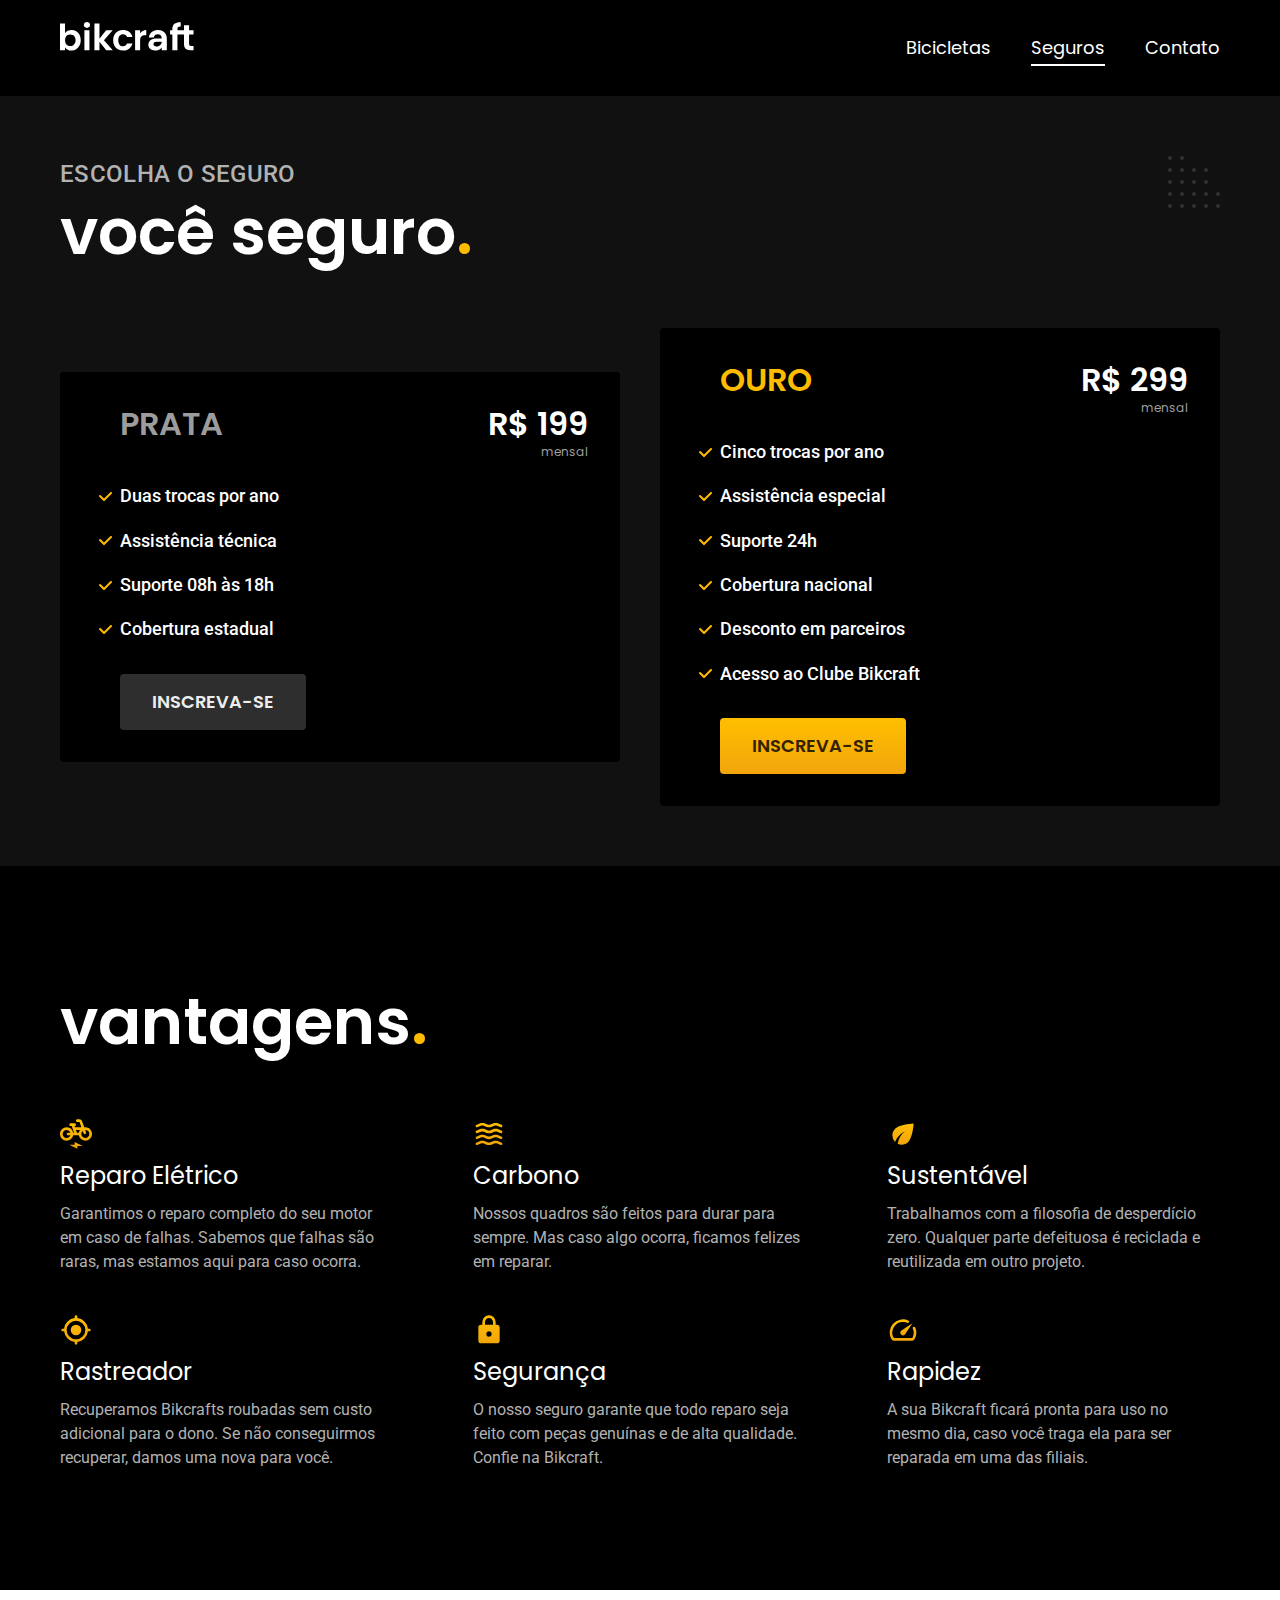
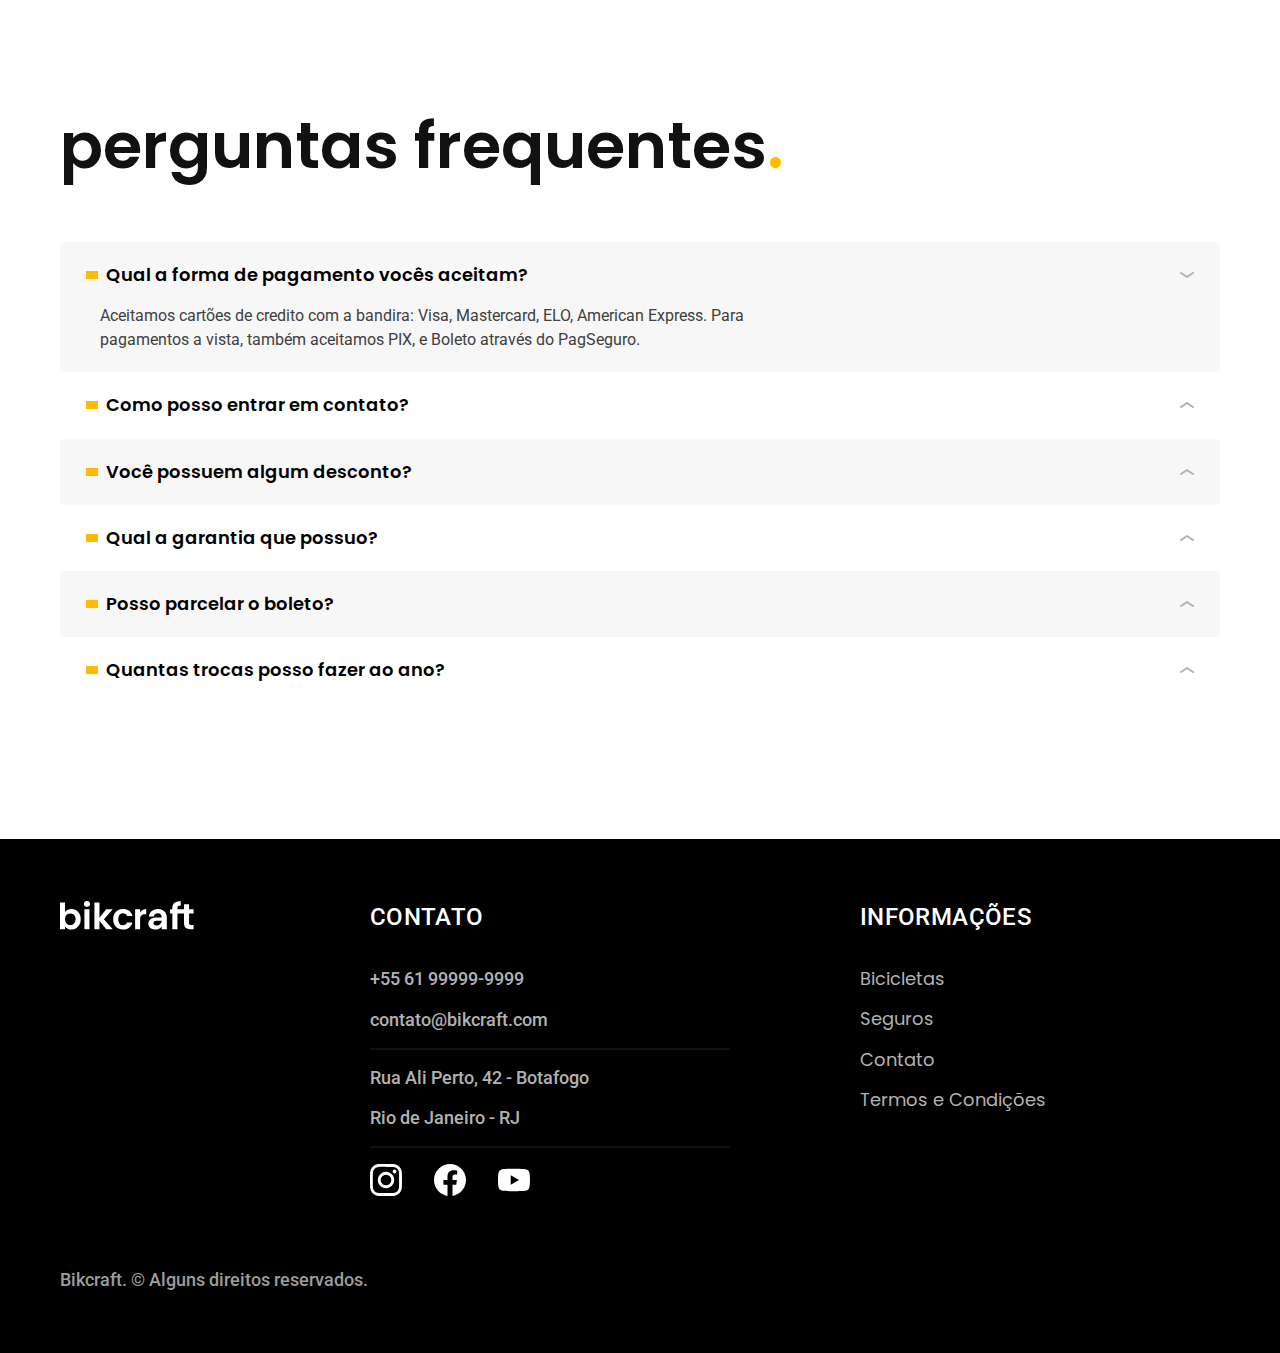
<file: seguros.html>
<!DOCTYPE html>
<html lang="pt-br">

<head>
    <meta charset="UTF-8">
    <meta name="viewport" content="width=device-width, initial-scale=1.0">

    <title>Seguros | Bikcraft</title>
    <meta name="description" content="seguros.">

    <link rel="icon" href="./favicon.svg" type="image/svg+xml">

    <link rel="preload" href="./css/style.min.css" as="style">
    <link rel="stylesheet" href="css/style.min.css">

    <link rel="preconnect" href="https://fonts.googleapis.com">
    <link rel="preconnect" href="https://fonts.gstatic.com" crossorigin>
    <link href="https://fonts.googleapis.com/css2?family=Merriweather:ital,wght@1,900&family=Poppins:wght@400;600&family=Roboto:wght@400;500&display=swap" rel="stylesheet">

<script>
        document.documentElement.classList.add("js");
    </script>

</head>

<body id="seguros">

    <header class="header-bg">
        <div class="header container">
            <a href="./index.html">
                <img src="./img/bikcraft.svg" alt="Bikcraft">
            </a>

            <nav aria-label="primaria">
                <ul class="header-menu font-1-m cor-0">
                    <li><a href="./bicicletas.html">Bicicletas</a></li>
                    <li><a href="./seguros.html">Seguros</a></li>
                    <li><a href="./contato.html">Contato</a></li>
                </ul>
            </nav>
        </div>
    </header>

    <main class="seguros-bg">
        <div class="titulo-bg">
            <div class="titulo container">
                <p class="font-2-l-b cor-5">Escolha o seguro</p>
                <h1 class="font-1-xxl cor-0">você seguro<span class="cor-p1">.</span></h1>
            </div>
        </div>


        <div class="seguros container fadeInLeft" data-anime="200">
            <div class="seguros-item">
                <h3 class="font-1-xl cor-6">PRATA</h3>
                <span class="font-1-xl cor-0">R$ 199<span class="font-1-xs cor-6">mensal</span></span>

                <ul class="font-2-m cor-0">
                    <li>Duas trocas por ano</li>
                    <li>Assistência técnica</li>
                    <li>Suporte 08h às 18h</li>
                    <li>Cobertura estadual</li>
                </ul>
                <a class="botao secundario" href="./orcamento.html?tipo=seguro&produto=prata">Inscreva-se</a>
            </div>

            <div class="seguros-item fadeInRight" data-anime="400">
                <h3 class="font-1-xl cor-p1">OURO</h3>
                <span class="font-1-xl cor-0">R$ 299<span class="font-1-xs cor-6">mensal</span></span>

                <ul class="font-2-m cor-0">
                    <li>Cinco trocas por ano</li>
                    <li>Assistência especial</li>
                    <li>Suporte 24h</li>
                    <li>Cobertura nacional</li>
                    <li>Desconto em parceiros</li>
                    <li>Acesso ao Clube Bikcraft</li>
                </ul>
                <a class="botao" href="./orcamento.html?tipo=seguro&produto=ouro">Inscreva-se</a>
            </div>
        </div>
    </main>

    <article class="vantagens-bg">
        <div class="vantagens container">
            <h2 class="font-1-xxl cor-0">vantagens<span class="cor-p1">.</span></h2>
            <ul>
                <li>
                    <img src="./img/icones/eletrica.svg" alt="">
                    <h3 class="font-1-l cor-0">Reparo Elétrico</h3>
                    <p class="font-2-s cor-5">Garantimos o reparo completo do seu motor em caso de falhas. Sabemos que falhas são raras, mas estamos aqui para caso ocorra.</p>
                </li>
                <li>
                    <img src="./img/icones/carbono.svg" alt="">
                    <h3 class="font-1-l cor-0">Carbono</h3>
                    <p class="font-2-s cor-5">Nossos quadros são feitos para durar para sempre. Mas caso algo ocorra, ficamos felizes em reparar.</p>
                </li>
                <li>
                    <img src="./img/icones/sustentavel.svg" alt="">
                    <h3 class="font-1-l cor-0">Sustentável</h3>
                    <p class="font-2-s cor-5">Trabalhamos com a filosofia de desperdício zero. Qualquer parte defeituosa é reciclada e reutilizada em outro projeto.</p>
                </li>
                <li>
                    <img src="./img/icones/rastreador.svg" alt="">
                    <h3 class="font-1-l cor-0">Rastreador</h3>
                    <p class="font-2-s cor-5">Recuperamos Bikcrafts roubadas sem custo adicional para o dono. Se não conseguirmos recuperar, damos uma nova para você.</p>
                </li>
                <li>
                    <img src="./img/icones/seguro.svg" alt="">
                    <h3 class="font-1-l cor-0">Segurança</h3>
                    <p class="font-2-s cor-5">O nosso seguro garante que todo reparo seja feito com peças genuínas e de alta qualidade. Confie na Bikcraft.</p>
                </li>
                <li>
                    <img src="./img/icones/velocidade.svg" alt="">
                    <h3 class="font-1-l cor-0">Rapidez</h3>
                    <p class="font-2-s cor-5">A sua Bikcraft ficará pronta para uso no mesmo dia, caso você traga ela para ser reparada em uma das filiais.</p>
                </li>
            </ul>
        </div>
    </article>

    <article class="perguntas container">
        <h2 class="font-1-xxl">perguntas frequentes<span class="cor-p1">.</span></h2>

        <dl>

            <div>
                <dt><button class="font-1-m-b" aria-controls="pergunta1" aria-expanded="true">Qual a forma de pagamento vocês aceitam?</button></dt>
                <dd id="pergunta1" class="font-2-s cor-9 ativa">Aceitamos cartões de credito com a bandira: Visa, Mastercard, ELO, American Express. Para pagamentos a vista, também aceitamos PIX, e Boleto através do PagSeguro.</dd>    
            </div>

            <div>
                <dt><button class="font-1-m-b" aria-controls="pergunta2" aria-expanded="false">Como posso entrar em contato?</button></dt>
                <dd id="pergunta2" class="font-2-s cor-9">Aceitamos cartões de credito com a bandira: Visa, Mastercard, ELO, American Express. Para pagamentos a vista, também aceitamos PIX, e Boleto através do PagSeguro.</dd>
            </div>

            <div>
                <dt><button class="font-1-m-b" aria-controls="pergunta3" aria-expanded="false">Você possuem algum desconto?</button></dt>
                <dd id="pergunta3" class="font-2-s cor-9">Aceitamos cartões de credito com a bandira: Visa, Mastercard, ELO, American Express. Para pagamentos a vista, também aceitamos PIX, e Boleto através do PagSeguro.</dd>

            </div>

            <div>
                <dt><button class="font-1-m-b" aria-controls="pergunta4" aria-expanded="false">Qual a garantia que possuo?</button></dt>
                <dd id="pergunta4" class="font-2-s cor-9">Aceitamos cartões de credito com a bandira: Visa, Mastercard, ELO, American Express. Para pagamentos a vista, também aceitamos PIX, e Boleto através do PagSeguro.</dd>
            </div>
            
            <div>
                <dt><button class="font-1-m-b" aria-controls="pergunta5" aria-expanded="false">Posso parcelar o boleto?</button></dt>
                <dd id="pergunta5" class="font-2-s cor-9">Aceitamos cartões de credito com a bandira: Visa, Mastercard, ELO, American Express. Para pagamentos a vista, também aceitamos PIX, e Boleto através do PagSeguro.</dd>
            </div>

            <div>
                <dt><button class="font-1-m-b" aria-controls="pergunta6" aria-expanded="false">Quantas trocas posso fazer ao ano?</button></dt>
                <dd id="pergunta6" class="font-2-s cor-9">Aceitamos cartões de credito com a bandira: Visa, Mastercard, ELO, American Express. Para pagamentos a vista, também aceitamos PIX, e Boleto através do PagSeguro.</dd>

            </div>


    </article>

    <footer class="footer-bg">
        <div class="footer container">
            <img src="./img/bikcraft.svg" alt="Bikcraft">
            <div class="footer-contato">
                <h3 class="font-2-l-b cor-0">Contato</h3>
                <ul class="font-2-m cor-5">
                    <li><a href="tel:+5561999999999">+55 61 99999-9999</a></li>
                    <li><a href="mailto:contato@bikcraft.com">contato@bikcraft.com</a></li>
                    <li>Rua Ali Perto, 42 - Botafogo</li>
                    <li>Rio de Janeiro - RJ</li>
                    <div class="footer-redes">
                        <a href="./">
                            <img src="./img/redes/instagram.svg" alt="Instagram">
                        </a>
                        <a href="./">
                            <img src="./img/redes/facebook.svg" alt="Facebook">
                        </a>
                        <a href="./">
                            <img src="./img/redes/youtube.svg" alt="Youtube">
                        </a>
                    </div>
                </ul>
            </div>
            <div class="footer-informacoes">
                <h3 class="font-2-l-b cor-0">Informações</h3>
                <nav>
                    <ul class="font-1-m cor-5">
                        <li><a href="./bicicletas.html">Bicicletas</a></li>
                        <li><a href="./seguros.html">Seguros</a></li>
                        <li><a href="./contato.html">Contato</a></li>
                        <li><a href="./termos.html">Termos e Condições</a></li>
                    </ul>
                </nav>
            </div>
            <p class="footer-copy font-2-m cor-6">Bikcraft. © Alguns direitos reservados.</p>
        </div>
    </footer>

    <script src="./js/plugins/simple-anime.js"></script>
    <script src="./js/script.js"></script>

</body>

</html>
</file>
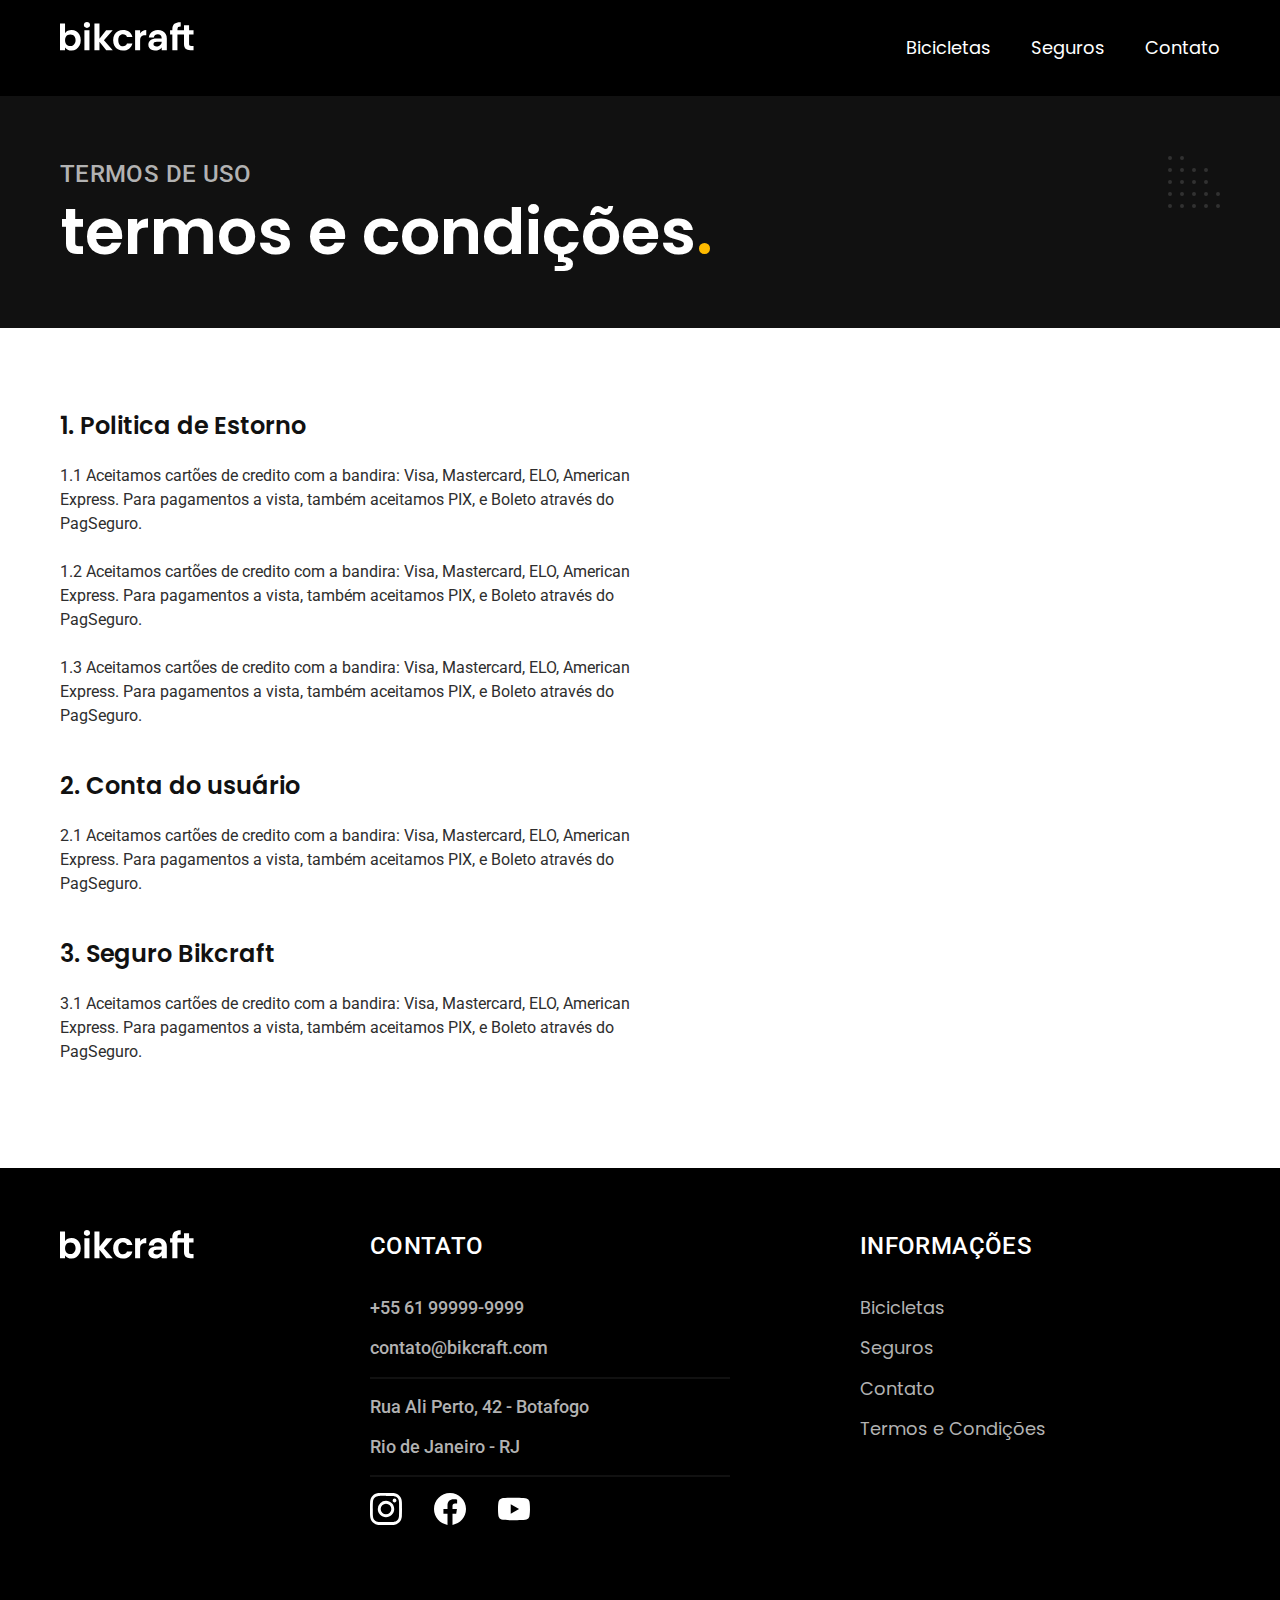
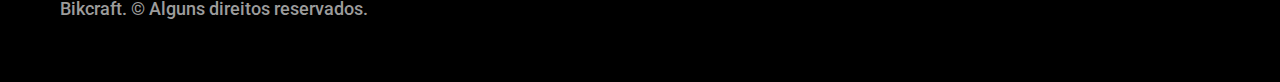
<file: termos.html>
<!DOCTYPE html>
<html lang="pt-br">
<head>
    <meta charset="UTF-8">
    <meta name="viewport" content="width=device-width, initial-scale=1.0">

    <title>Termos e Condições | Bikcraft</title>
    <meta name="description" content="Termos e condições.">

    <link rel="icon" href="./favicon.svg" type="image/svg+xml">

    <link rel="preload" href="./css/style.min.css" as="style">
    <link rel="stylesheet" href="css/style.min.css">

    <link rel="preconnect" href="https://fonts.googleapis.com">
    <link rel="preconnect" href="https://fonts.gstatic.com" crossorigin>
    <link href="https://fonts.googleapis.com/css2?family=Merriweather:ital,wght@1,900&family=Poppins:wght@400;600&family=Roboto:wght@400;500&display=swap" rel="stylesheet">

<script>
        document.documentElement.classList.add("js");
    </script>

</head>
<body id="termos">
    
    <header class="header-bg">
        <div class="header container">
            <a href="./index.html">
                <img src="./img/bikcraft.svg" alt="Bikcraft">
            </a>

            <nav aria-label="primaria">
                <ul class="header-menu font-1-m cor-0">
                    <li><a href="./bicicletas.html">Bicicletas</a></li>
                    <li><a href="./seguros.html">Seguros</a></li>
                    <li><a href="./contato.html">Contato</a></li>
                </ul>
            </nav>
        </div>
    </header>

    <main>
        <div class="titulo-bg">
            <div class="titulo container">
                <p class="font-2-l-b cor-5">Termos de uso</p>
                <h1 class="font-1-xxl cor-0">termos e condições<span class="cor-p1">.</span></h1>
            </div>
        </div>

        <div class="termos font-2-s cor-10 container">
            <h2 class="font-1-l cor-11">1. Politica de Estorno</h2>
            <p>1.1  Aceitamos cartões de credito com a bandira: Visa, Mastercard, ELO, American Express. Para pagamentos a vista, também aceitamos PIX, e Boleto através do PagSeguro.</p>

            <p>1.2  Aceitamos cartões de credito com a bandira: Visa, Mastercard, ELO, American Express. Para pagamentos a vista, também aceitamos PIX, e Boleto através do PagSeguro.</p>

            <p>1.3  Aceitamos cartões de credito com a bandira: Visa, Mastercard, ELO, American Express. Para pagamentos a vista, também aceitamos PIX, e Boleto através do PagSeguro.</p>

            <h2 class="font-1-l cor-11">2. Conta do usuário</h2>
            <p>2.1 Aceitamos cartões de credito com a bandira: Visa, Mastercard, ELO, American Express. Para pagamentos a vista, também aceitamos PIX, e Boleto através do PagSeguro.</p>

            <h2 class="font-1-l cor-11">3. Seguro Bikcraft</h2>
            <p>3.1 Aceitamos cartões de credito com a bandira: Visa, Mastercard, ELO, American Express. Para pagamentos a vista, também aceitamos PIX, e Boleto através do PagSeguro.</p>

        </div>
    </main>

    <footer class="footer-bg">
        <div class="footer container">
            <img src="./img/bikcraft.svg" alt="Bikcraft">
            <div class="footer-contato">
                <h3 class="font-2-l-b cor-0">Contato</h3>
                <ul class="font-2-m cor-5">
                    <li><a href="tel:+5561999999999">+55 61 99999-9999</a></li>
                    <li><a href="mailto:contato@bikcraft.com">contato@bikcraft.com</a></li>
                    <li>Rua Ali Perto, 42 - Botafogo</li>
                    <li>Rio de Janeiro - RJ</li>
                    <div class="footer-redes">
                        <a href="./">
                            <img src="./img/redes/instagram.svg" alt="Instagram">
                        </a>
                        <a href="./">
                            <img src="./img/redes/facebook.svg" alt="Facebook">
                        </a>
                        <a href="./">
                            <img src="./img/redes/youtube.svg" alt="Youtube">
                        </a>
                    </div>
                </ul>
            </div>
            <div class="footer-informacoes">
                <h3 class="font-2-l-b cor-0">Informações</h3>
                <nav>
                    <ul class="font-1-m cor-5">
                        <li><a href="./bicicletas.html">Bicicletas</a></li>
                        <li><a href="./seguros.html">Seguros</a></li>
                        <li><a href="./contato.html">Contato</a></li>
                        <li><a href="./termos.html">Termos e Condições</a></li>
                    </ul>
                </nav>
            </div>
            <p class="footer-copy font-2-m cor-6">Bikcraft. © Alguns direitos reservados.</p>
        </div>
    </footer>
    
<script src="./js/script.js"></script>

</body>
</html>
</file>
<file: css/style.min.css>
body{margin:0;font-family:Arial,Helvetica,sans-serif;color:#111}blockquote,dd,h1,h2,h3,h4,p,ul{margin:0}ul{padding:0;list-style:none}a{text-decoration:none;color:inherit}img{max-width:100%;height:auto;display:block}img[src$=".jpg"]{border-radius:4px}.font-1-xs{font:400 0.75rem/1.35 Poppins,sans-serif}.font-2-xs{font:400 0.875rem/1.43 Roboto,sans-serif}.font-1-s{font:400 1rem/1.5 Poppins,sans-serif}.font-2-s{font:400 1rem/1.5 Roboto,sans-serif}.font-1-m,.font-1-m-b{font:400 1.12rem/1.35 Poppins,sans-serif}.font-1-m-b{font-weight:600}.font-2-m{font:500 1.125rem/1.35 Roboto,sans-serif}.font-1-l{font:400 1.5rem/1.5 Poppins,sans-serif}.font-2-l,.font-2-l-b{font:400 1.5rem/1.5 Roboto,sans-serif}.font-2-l-b{font-weight:500;letter-spacing:.015em;text-transform:uppercase}.font-1-xl{font:600 2rem/1.25 Poppins,sans-serif}.font-2-xl{font:500 2rem/1.25 Roboto,sans-serif}.font-1-xxl{font:600 4rem/1.125 Poppins,sans-serif}@media (max-width:1200px){.font-1-xxl{font-size:3rem}.font-2-l,.font-2-l-b{font-size:1.125}}@media (max-width:800px){.font-1-xxl{font-size:2rem}.font-1-xl{font-size:1.5rem}}:root{--cor-0:#ffffff;--cor-1:#F7F7F7;--cor-2:#EDEDED;--cor-3:#DEDEDE;--cor-4:#CCCCCC;--cor-5:#b2b2b2;--cor-6:#9C9C9C;--cor-7:#707070;--cor-8:#595959;--cor-9:#404040;--cor-10:#2e2e2e;--cor-11:#111111;--cor-12:#000000;--cor-p1:#ffbb00;--cor-p2:#E4A30B;--cor-p3:#A66F00;--cor-p4:#664400;--cor-p5:#332200}.cor-0{color:var(--cor-0)}.cor-1{color:var(--cor-1)}.cor-2{color:var(--cor-2)}.cor-3{color:var(--cor-3)}.cor-4{color:var(--cor-4)}.cor-5{color:var(--cor-5)}.cor-6{color:var(--cor-6)}.cor-7{color:var(--cor-7)}.cor-8{color:var(--cor-8)}.cor-9{color:var(--cor-9)}.cor-10{color:var(--cor-10)}.cor-11{color:var(--cor-11)}.cor-12{color:var(--cor-12)}.cor-p1{color:var(--cor-p1)}.cor-p2{color:var(--cor-p2)}.cor-p3{color:var(--cor-p3)}.cor-p4{color:var(--cor-p4)}.cor-p5{color:var(--cor-p5)}.js .fadeInDown{transform:translate3d(0,-20px,0)}.js .fadeInUp{transform:translate3d(0,20px,0)}.js .fadeInRight{transform:translate3d(20px,0,0)}.js .fadeInLeft{transform:translate3d(-20px,0,0)}.js [data-anime]{opacity:0}.js .anime{opacity:1;transform:none;transition:transform .8s,opacity .8s}.header-bg{background-color:var(--cor-12)}.header{display:flex;flex-wrap:wrap;gap:20px;justify-content:space-between;padding-top:20px;padding-bottom:20px}.header-menu{display:flex;flex-wrap:wrap;gap:40px}.header-menu a{display:inline-block;padding:16px 0;position:relative}.header-menu a::after{content:"";display:block;height:2px;width:0;background:var(--cor-0);margin-top:4px;position:absolute;transition:.3s}.header-menu a.ativo::after,.header-menu a:hover::after{width:100%}@media (max-width:800px){.header-menu{gap:20px}.header-menu a{background:var(--cor-11);padding:12px 16px;border-radius:4px}.header-menu a:hover{background-color:var(--cor-10)}.header a::after{display:none}}@media (max-width:600px){.header-menu{gap:12px}.header-menu a{padding:8px 12px;font-size:14px}}.footer-bg{background-color:var(--cor-12)}.footer{display:grid;grid-template-columns:3fr 5fr 4fr;gap:40px;padding-top:60px;padding-bottom:60px}.footer h3{margin-bottom:32px}.footer-contato ul{margin-bottom:32px}.footer-contato li:nth-child(2n):after{content:"";display:block;max-width:360px;height:2px;background:var(--cor-11);margin-top:16px}.footer li{margin-bottom:16px}.footer-redes{display:flex;gap:32px}.footer a:hover{color:var(--cor-0)}.footer-copy{grid-column:1/-1}@media (max-width:800px){.footer>img{display:none}.footer{grid-template-columns:1fr 1fr}}@media (max-width:600px){.footer{grid-template-columns:1fr;gap:60px}.footer-copy{margin-top:0}}.container{box-sizing:border-box;max-width:1200px;padding-left:20px;padding-right:20px;margin-left:auto;margin-right:auto}.botao{display:inline-block;padding:16px 32px;background:linear-gradient(#ffbf00,#f2a50c);border-radius:4px;box-shadow:0 1px 2px 0 rgba(0,0,0,.1);text-transform:uppercase;color:var(--cor-p5);font:600 1.12rem/1.35 Poppins,sans-serif;max-width:max-content;border:none;cursor:pointer}.botao:hover{background:linear-gradient(#ffb60d,#e59317)}.botao.secundario{background:var(--cor-10);color:var(--cor-2)}.botao.secundario:hover{background:var(--cor-9)}.botao.seta{display:flex;align-items:center}.botao.seta::after{content:"";display:inline-block;width:18px;height:10px;margin-left:12px;background:url("../img/icones/seta.svg");transition:transform .2s}.botao.seta:hover:after{transform:translateX(4px)}@media (max-width:600px){.botao{padding:12px 16px;font-size:1rem}}.link{display:inline-block;color:var(--cor-p1);font:500 1.5rem/1.5 Poppins,sans-serif;text-transform:uppercase}.link::after{content:"";display:block;width:100%;height:4px;background-color:currentColor}.link:hover{color:var(--cor-0)}.titulo-bg{padding-top:60px;padding-bottom:60px;background-color:var(--cor-11)}.titulo{background:url("../img/dec/top-right.svg") no-repeat top right 20px}.titulo p{margin-bottom:4px}@media (max-width:800px){.titulo-bg{padding-top:40px;padding-bottom:40px}.titulo p{font-size:1rem;text-transform:lowercase;font-weight:400}}.form{display:grid;grid-template-columns:1fr 1fr;gap:20px}.form label{display:block;font:400 1rem/1.5 Poppins,sans-serif;margin-bottom:4px}.form .col-2{grid-column:span 2}.form input[type=email],.form input[type=text],.form textarea{font:400 1rem/1.5 Roboto,sans-serif;background:var(--cor-1);border:1px solid var(--cor-2);padding:12px;border-radius:4px;width:100%;box-sizing:border-box}.form input[type=email]:focus,.form input[type=text]:focus,.form textarea:focus{outline:0;border-color:var(--cor-p1);background:var(--cor-0);box-shadow:0 0 0 2px #fea}@media (max-width:600px){.form{grid-template-columns:1fr}.form .col-2{grid-column:1}}.introducao-bg{background:var(--cor-12) url('../img/dec/bottom-left.svg') no-repeat bottom 160px left 20px;box-shadow:inset 0 -120px var(--cor-0)}.introducao{display:grid;grid-template-columns:1fr 1fr;gap:0 40px}.introducao-conteudo{align-self:end;padding-bottom:200px}.introducao img{width:100%;height:100%;object-fit:cover;border-radius:4px}.introducao h1{margin-bottom:32px}.introducao p{margin-bottom:20px}@media (max-width:800px){.introducao-bg{background:var(--cor-11);padding-top:40px;box-shadow:inset 0 -60px var(--cor-0)}.introducao{grid-template-columns:1fr;gap:32px}.introducao-conteudo{padding-bottom:0}.introducao h1{margin-bottom:16px}.introducao img{height:300px;width:100%}}.tecnologia-bg{background-color:var(--cor-11);box-shadow:inset 0 80px var(--cor-0),inset 0 -80px var(--cor-0)}.tecnologia{display:grid;grid-template-columns:1fr 1fr;gap:40px}.tecnologia-imagem img{width:100%;height:100%;object-fit:cover;object-position:left}.tecnologia-conteudo{padding-top:160px;padding-bottom:160px}.tecnologia-conteudo>span{display:block;margin-bottom:20px}.tecnologia-conteudo h2{margin-bottom:32px}.tecnologia-conteudo>p{margin-bottom:20px}.tecnologia-conteudo a{margin-bottom:80px}.tecnologia-vantagens{display:flex;gap:40px}.tecnologia-vantagens h3{margin-bottom:8px;width:max-content}.tecnologia-vantagens img{width:24px;margin-bottom:8px}@media (max-width:800px){.tecnologia-bg{box-shadow:initial}.tecnologia{grid-template-columns:1fr}.tecnologia-conteudo{padding-top:60px;padding-bottom:60px}.tecnologia-imagem{display:none}.tecnologia-conteudo a{margin-bottom:60px}}@media (max-width:600px){.tecnologia-vantagens{flex-direction:column}}.parceiros{padding-top:60px;padding-bottom:120px}.parceiros h2{margin-bottom:60px}.parceiros ul{padding:0 20px;max-width:1400px;display:grid;grid-template-columns:repeat(4,1fr);margin:0 auto}.parceiros li{display:flex;padding:32px;border-left:2px solid var(--cor-2)}.parceiros img{margin:auto}.parceiros li:first-child,.parceiros li:nth-child(5){border-left:none}.parceiros li:nth-child(n+5){border-top:2px solid var(--cor-2)}@media (max-width:800px){.parceiros{padding-bottom:60px}.parceiros li{padding:20px}.parceiros h2{margin-bottom:20px}.parceiros ul{grid-template-columns:repeat(2,1fr)}.parceiros li:nth-child(n+3){border-top:2px solid var(--cor-2)}.parceiros li:nth-child(odd){border-left:none}}.depoimento{display:grid;grid-template-columns:1fr 1fr;background-color:var(--cor-p1);overflow:hidden}.depoimento img{width:100%;height:100%;object-fit:cover;border-radius:0}.depoimento-conteudo{padding:40px 40px 80px 80px;align-self:end;background:url("../img/dec/bottom-right-p.svg") no-repeat bottom 40px right 40px}.depoimento-conteudo p{max-width:32ch;font-family:Merriweather,serif;font-style:italic;font-weight:900;margin-bottom:32px;position:relative}.depoimento p::after,.depoimento p::before{font-size:5rem;color:var(--cor-p2);position:absolute}.depoimento p::before{content:"“";left:-50px;top:-20px}.depoimento p::after{content:"”"}@media (min-width:1200px){.depoimento img{max-height:520px}}@media (max-width:800px){.depoimento{grid-template-columns:1fr;text-align:center}.depoimento img{max-height:200px}.depoimento-conteudo{padding:40px 20px;justify-self:center}}.bicicletas-lista{padding-top:60px;padding-bottom:120px}.bicicletas-lista h2{margin-bottom:40px}.bicicletas-lista ul{display:flex;gap:40px;padding:0 20px 20px 20px;max-width:1400px;margin-left:auto;margin-right:auto;overflow-x:auto}#bicicleta .bicicletas-lista ul{padding:0 0 20px 0}.bicicletas-lista li{min-width:280px}.bicicletas-lista a{display:block}.bicicletas-lista img{margin-bottom:16px}.bicicletas-lista h3{margin-bottom:8px;display:flex;align-items:center}.bicicletas-lista h3::before{content:"";display:inline-block;height:8px;width:12px;margin-right:8px;background-color:var(--cor-p1);transition:width .2s}.bicicletas-lista a:hover h3::before{width:24px}.bicicletas-lista li span{padding-left:20px}@media (max-width:800px){.bicicletas-lista{padding-bottom:60px}.bicicletas-lista ul{gap:20px}}.bicicletas-bg{background:linear-gradient(to right,var(--cor-0) 30%,var(--cor-11) 0)}.bicicletas{display:grid;grid-template-columns:1fr 1fr;gap:40px;padding-top:60px;padding-bottom:60px;background:url("../img/dec/top-right.svg") no-repeat top 40px right 20px}.bicicletas-imagem{display:grid}.bicicletas-imagem img{grid-area:1/1}.bicicletas-imagem span{grid-area:1/1;place-self:start end;margin-top:20px;background:var(--cor-12);display:inline-block;padding:8px 16px 8px 8px;border-radius:4px 0 0 4px}.bicicletas-conteudo{display:grid;grid-template-columns:1fr auto;align-content:start}.bicicletas h2,.bicicletas p{grid-column:1/-1}.bicicletas h2{margin-bottom:20px}.bicicletas h2::before{content:"";display:block;width:12px;height:8px;background-color:var(--cor-p1);margin-bottom:8px}.bicicletas p{margin-bottom:32px}.bicicletas a{place-self:end}.bicicletas li{display:flex;align-items:center}.bicicletas ul{display:grid;gap:16px}.bicicletas-conteudo img{width:24px;margin-right:8px}@media (max-width:800px){.bicicletas-bg{background:var(--cor-11)}.bicicletas{grid-template-columns:1fr;gap:20px;padding-top:40px;padding-bottom:40px}}@media (max-width:600px){.bicicletas-conteudo{grid-template-columns:1fr}.bicicletas ul{font-size:1rem;grid-template-columns:1fr 1fr;margin-bottom:32px}.bicicletas a{place-self:start}}.bicicleta{display:grid;grid-template-columns:1fr 1fr;align-items:start;gap:40px;padding-top:60px;padding-bottom:60px}#bicicleta .titulo p{text-transform:uppercase}.bicicletas-imagens{display:flex;flex-wrap:wrap;gap:20px}.bicicletas-imagens img{flex:1;min-width:200px}.bicicletas-imagens img:first-child{min-width:100%}.bicicleta-conteudo>p{margin-bottom:32px}.bicicleta-comprar{display:grid;grid-template-columns:max-content auto;align-items:center;justify-items:start;gap:8px 12px;margin-bottom:40px}.bicicleta-comprar a{grid-row:span 2}.bicicleta-comprar span{display:flex;align-items:center;background-color:var(--cor-12);padding:4px 8px;border-radius:4px;gap:8px}.bicicleta-conteudo h2{text-transform:uppercase;letter-spacing:.015em;margin-bottom:12px}.bicicleta-ficha,.bicicleta-informacoes{padding:32px;background-color:var(--cor-12);border-radius:4px}.bicicleta-informacoes{margin-bottom:40px;display:grid;grid-template-columns:1fr 1fr;gap:32px}.bicicleta-informacoes img{width:24px;margin-bottom:8px}.bicicleta-informacoes h3{margin-bottom:8px}.bicicleta-ficha li{padding:4px 0;display:flex;justify-content:space-between;border-bottom:1px solid var(--cor-11)}.bicicleta-ficha li:last-child{border-bottom:none}.bicicleta-ficha span{color:var(--cor-6)}@media (max-width:800px){.bicicleta{grid-template-columns:1fr;padding-top:40px;padding-bottom:40px}.bicicletas-imagens{grid-row:2}}@media (max-width:400px){.bicicleta-informacoes{grid-template-columns:1fr}.bicicleta-comprar{grid-template-columns:1fr}}.seguro-bic-bg{background-color:var(--cor-11);box-shadow:inset 0 120px var(--cor-0),inset 0 -120px var(--cor-12)}.seguro-bic{display:grid;grid-template-columns:1fr 1fr;gap:40px}.seguro-bic-imagem img{width:100%;height:100%;object-fit:cover}.seguro-bic-conteudo{padding-top:180px;padding-bottom:180px}.seguro-bic h2{margin-bottom:32px}.seguro-bic p{margin-bottom:20px}@media (max-width:800px){.seguro-bic-bg{box-shadow:inset 0 -60px var(--cor-12)}.seguro-bic{grid-template-columns:1fr}.seguro-bic-conteudo{grid-row:1;padding-top:40px;padding-bottom:0}}.seguros-bg{background:var(--cor-11)}.seguros{padding-top:60px;padding-bottom:60px;display:grid;grid-template-columns:1fr 1fr;gap:40px;align-items:center}#seguros .seguros{padding-top:0}.seguros h2{grid-column:1/-1}.seguros-item{background-color:var(--cor-12);padding:32px 32px 32px 60px;display:grid;grid-template-columns:1fr auto;border-radius:4px}.seguros-item h3{margin-bottom:40px}.seguros-item span{grid-column:2;display:block;text-align:right}.seguros-item ul{grid-column:1/-1;margin-bottom:32px}.seguros-item li{display:flex;align-items:center;position:relative}.seguros-item li+li{margin-top:20px}.seguros-item li::before{content:"";display:inline-block;width:13px;height:9px;background-image:url("../img/icones/lista.svg");position:absolute;left:-21px}.seguros-item a{grid-column:1/-1}@media (max-width:800px){.seguros{grid-template-columns:1fr}}.vantagens-bg{background-color:var(--cor-12)}.vantagens{padding-top:120px;padding-bottom:120px}.vantagens h2{margin-bottom:60px}.vantagens ul{display:grid;grid-template-columns:repeat(auto-fit,minmax(280px,max-content));gap:40px 80px}.vantagens h3,.vantagens img{margin-bottom:8px}@media (max-width:800px){.vantagens{padding-top:60px;padding-bottom:60px}.vantagens h2{margin-bottom:40px}.vantagens ul{gap:20px}}.perguntas{padding-top:120px;padding-bottom:120px}.perguntas h2{margin-bottom:60px}.perguntas dl>div{padding:20px;border-radius:4px}.perguntas dl>div:nth-child(odd){background-color:var(--cor-1)}.perguntas button{display:grid;grid-template-columns:auto 1fr auto;align-items:center;gap:8px;cursor:pointer;border:none;background:0 0;width:100%;text-align:left}.perguntas button::before{content:"";display:inline-block;width:12px;height:8px;background-color:var(--cor-p1)}.perguntas button::after{content:"";display:inline-block;width:14px;height:6px;background:url('../img/icones/seta-abrir.svg') no-repeat;transition:.3s}.perguntas button:hover::after,.perguntas button[aria-expanded=true]::after{transform:rotate(180deg)}.js .perguntas dd{display:none}.js .perguntas dd.ativa{display:block}.perguntas dd{padding-left:20px;padding-top:16px;max-width:80ch}@media (max-width:800px){.perguntas{padding-top:60px;padding-bottom:60px}.perguntas h2{margin-bottom:40px}}#contato{background:linear-gradient(var(--cor-11) 600px,var(--cor-1) 0)}.contato{display:grid;grid-template-columns:5fr 7fr}.contato-dados,.contato-formulario{padding:60px;box-shadow:0 1px 2px rgba(0,0,0,.1)}.contato-dados{border-radius:5px 0 0 5px;background:var(--cor-12) url("../img/dec/bottom-left.svg") no-repeat bottom 20px left 20px}.contato-formulario{border-radius:0 5px 5px 0;background:var(--cor-0) url("../img/dec/bottom-right.svg") no-repeat bottom 20px right 20px}.contato-dados h2{margin-bottom:60px}.contato-endereco{margin-bottom:32px;padding-left:28px;background:url("../img/icones/local.svg") no-repeat 0 2px}.contato-endereco p{margin-bottom:8px}.contato-meios a{display:block;max-width:max-content;margin-bottom:8px;padding-left:28px}.contato-meios a:hover{color:var(--cor-0)}.contato-meios a:first-child{background:url("../img/icones/email.svg") no-repeat 0 2px}.contato-meios a:nth-child(2){margin-bottom:32px}.contato-meios a:nth-child(3){background:url("../img/icones/telefone.svg") no-repeat 0 2px;margin-bottom:60px}.contato-redes{display:flex;gap:32px;padding-left:28px}@media (max-width:800px){.contato{grid-template-columns:1fr}.contato-dados,.contato-formulario{padding:20px}.contato-dados{border-radius:5px 5px 0 0;background:var(--cor-12)}.contato-formulario{border-radius:0 0 5px 5px}.contato-dados h2,.contato-meios a:nth-child(3){margin-bottom:32px}.contato-redes{margin-bottom:12px}}.lojas{display:grid;grid-template-columns:1fr 1fr;gap:0 40px;padding-top:120px;padding-bottom:120px}.lojas h2{grid-column:1/-1;margin-bottom:60px}.lojas img{border-radius:4px 4px 0 0}.lojas-item{border-radius:4px;background:var(--cor-0);box-shadow:0 1px 2px rgba(0,0,0,.1)}.lojas-conteudo{display:grid;grid-template-columns:1fr 1fr;gap:32px 16px;padding:32px}.lojas-conteudo h3,.lojas-tempo{grid-column:1/-1}.lojas-dados{display:grid;gap:8px;border-left:2px solid var(--cor-2);padding-left:12px}.lojas-tempo{display:flex;align-items:center;gap:8px}@media (max-width:800px){.lojas{gap:20px;padding-top:60px;padding-bottom:60px}.lojas h2{margin-bottom:32px}.lojas-conteudo{grid-template-columns:1fr}}@media (max-width:800px){.lojas{grid-template-columns:1fr}}#orcamento{background:linear-gradient(var(--cor-11) 600px,var(--cor-1) 0)}.orcamento{display:grid;grid-template-columns:5fr 7fr;padding-bottom:120px}.orcamento h2{text-transform:uppercase;position:relative;display:flex;align-items:center}.orcamento h2::before{content:"";display:inline-block;width:4px;height:8px;background-color:var(--cor-p1);position:absolute;left:-12px}.orcamento-dados,.orcamento-produto{padding:60px;box-shadow:0 1px 2px rgba(0,0,0,.1)}.orcamento-produto{border-radius:5px 0 0 5px;background:var(--cor-12) url("../img/dec/bottom-left.svg") no-repeat bottom 20px left 20px;display:grid;grid-template-columns:1fr 1fr;gap:20px;align-content:start}.orcamento-produto>*{grid-column:1/-1}.orcamento-produto>label{grid-column:initial}.orcamento-produto label{font:400 1rem/1.5 Poppins,sans-serif;color:var(--cor-4);background-color:var(--cor-10);padding:12px 16px;border-radius:4px;cursor:pointer;display:grid;grid-template-columns:auto 1fr auto;align-items:center;border:1px solid var(--cor-10)}.orcamento-produto label::before{content:"";display:inline-block;box-sizing:border-box;width:12px;height:12px;border:1px solid var(--cor-6);border-radius:50%;margin-right:8px}.orcamento-produto label span{display:none}.orcamento-produto input:checked+label span{display:inline-block}.orcamento-produto input{opacity:0;position:absolute;pointer-events:none}.orcamento-produto input:checked+label{background:var(--cor-0);color:var(--cor-11)}.orcamento-produto input:checked+label::before{border-color:var(--cor-7);box-shadow:inset 0 0 0 3px var(--cor-0),inset 0 0 0 6px var(--cor-7)}.orcamento-produto label:hover{background-color:var(--cor-9);border-color:var(--cor-9)}.orcamento-produto input:focus+label:hover{box-shadow:0 0 0 2px var(--cor-p1);border-color:var(--cor-12)}.orcamento-dados{border-radius:0 5px 5px 0;background:var(--cor-0) url("../img/dec/bottom-right.svg") no-repeat bottom 20px right 20px}.orcamento-conteudo{display:none}.orcamento-conteudo h2,.orcamento-dados h2:nth-of-type(n+2){margin-top:20px}#bikcraft:checked~#orcamento-bikcraft,#seguro:checked~#orcamento-seguro{display:grid;gap:20px}.orcamento-detalhes{display:none;background:var(--cor-0);padding:20px;grid-template-columns:1fr 1fr;border-radius:4px;align-items:center}.orcamento-detalhes li{display:flex;align-items:center;margin-bottom:8px}.orcamento-detalhes li img{width:16px;margin-right:8px}.orcamento-produto input:checked+label+.orcamento-detalhes{display:grid}@media (max-width:1200px){.orcamento-dados,.orcamento-produto{padding:32px}}@media (max-width:800px){.orcamento{grid-template-columns:1fr}.orcamento-produto{border-radius:5px 5px 0 0;background:var(--cor-12)}.orcamento-dados{border-radius:0 0 5px 5px}}@media (max-width:400px){.orcamento-produto{grid-template-columns:1fr}}.termos{padding-top:80px;padding-bottom:80px}.termos h2{font-weight:600;margin-bottom:20px}.termos p+h2{margin-top:40px}.termos p{max-width:70ch;margin-bottom:24px}
</file>
